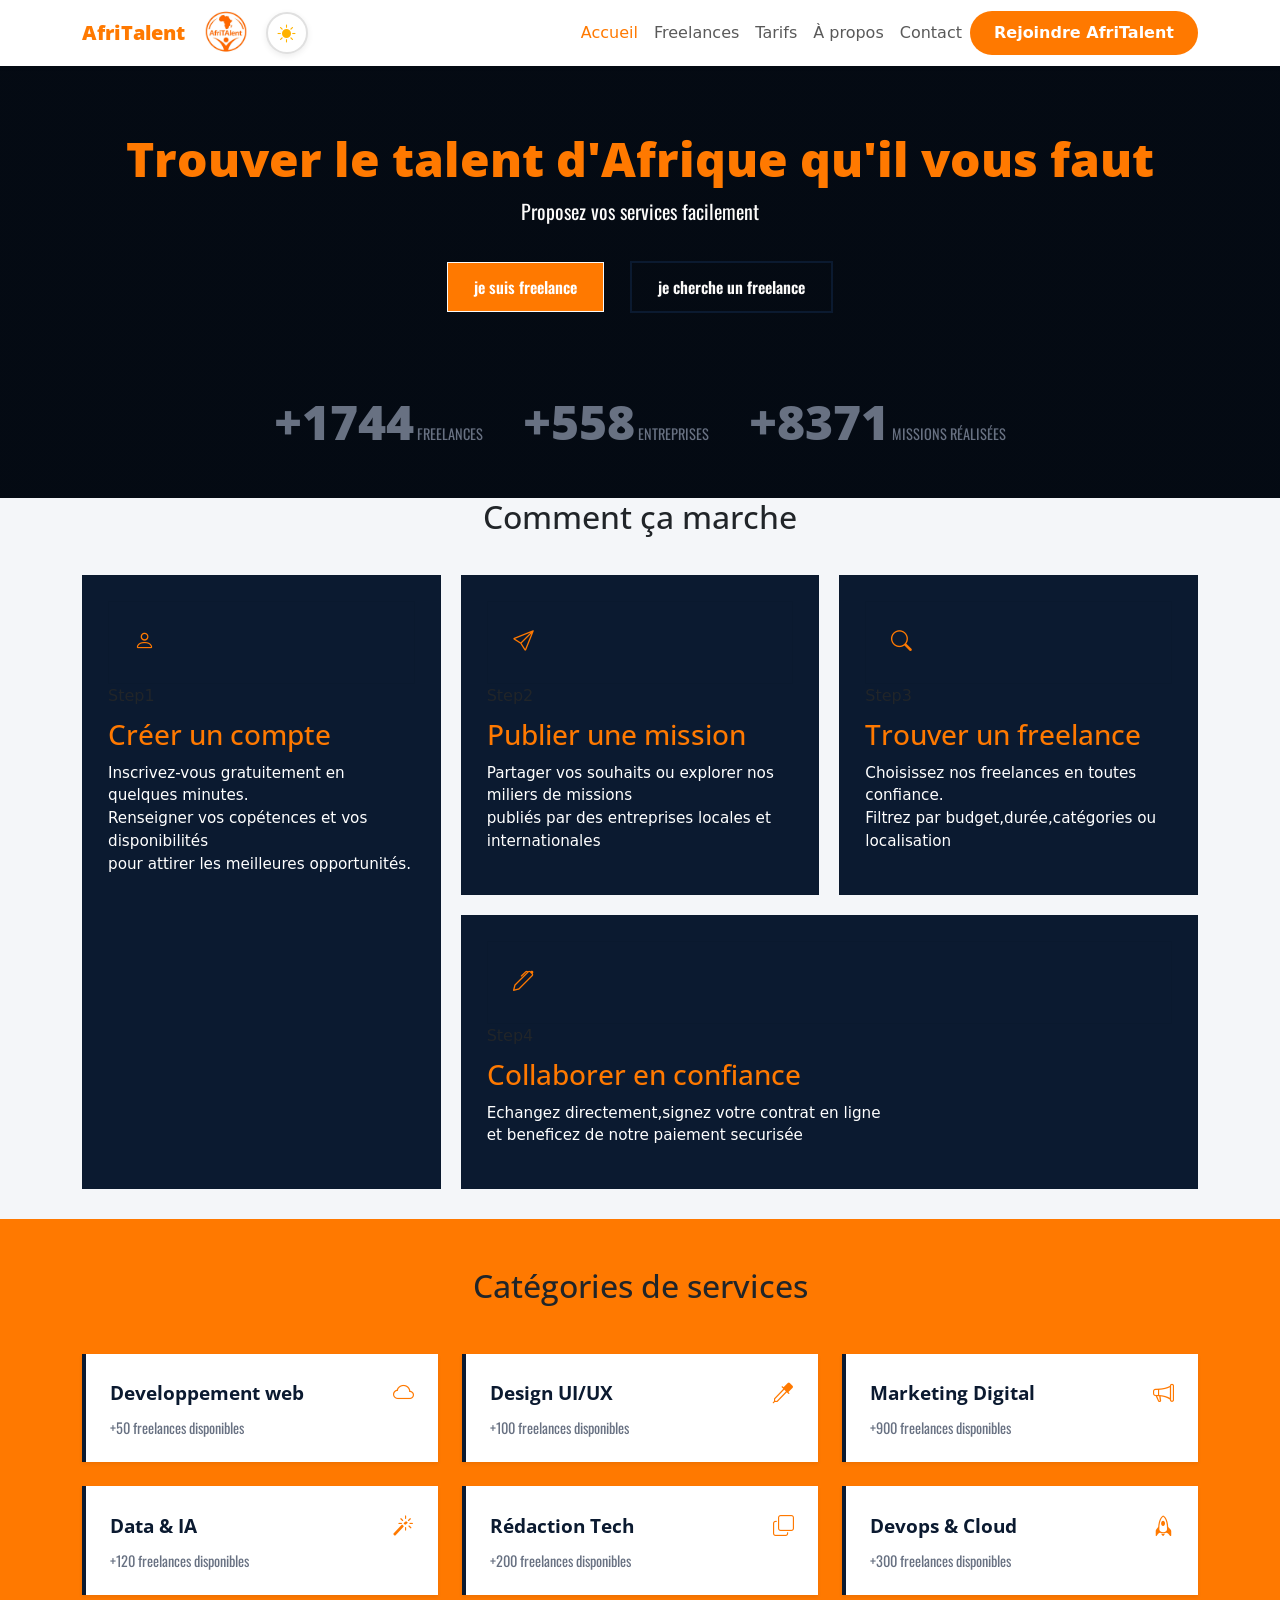
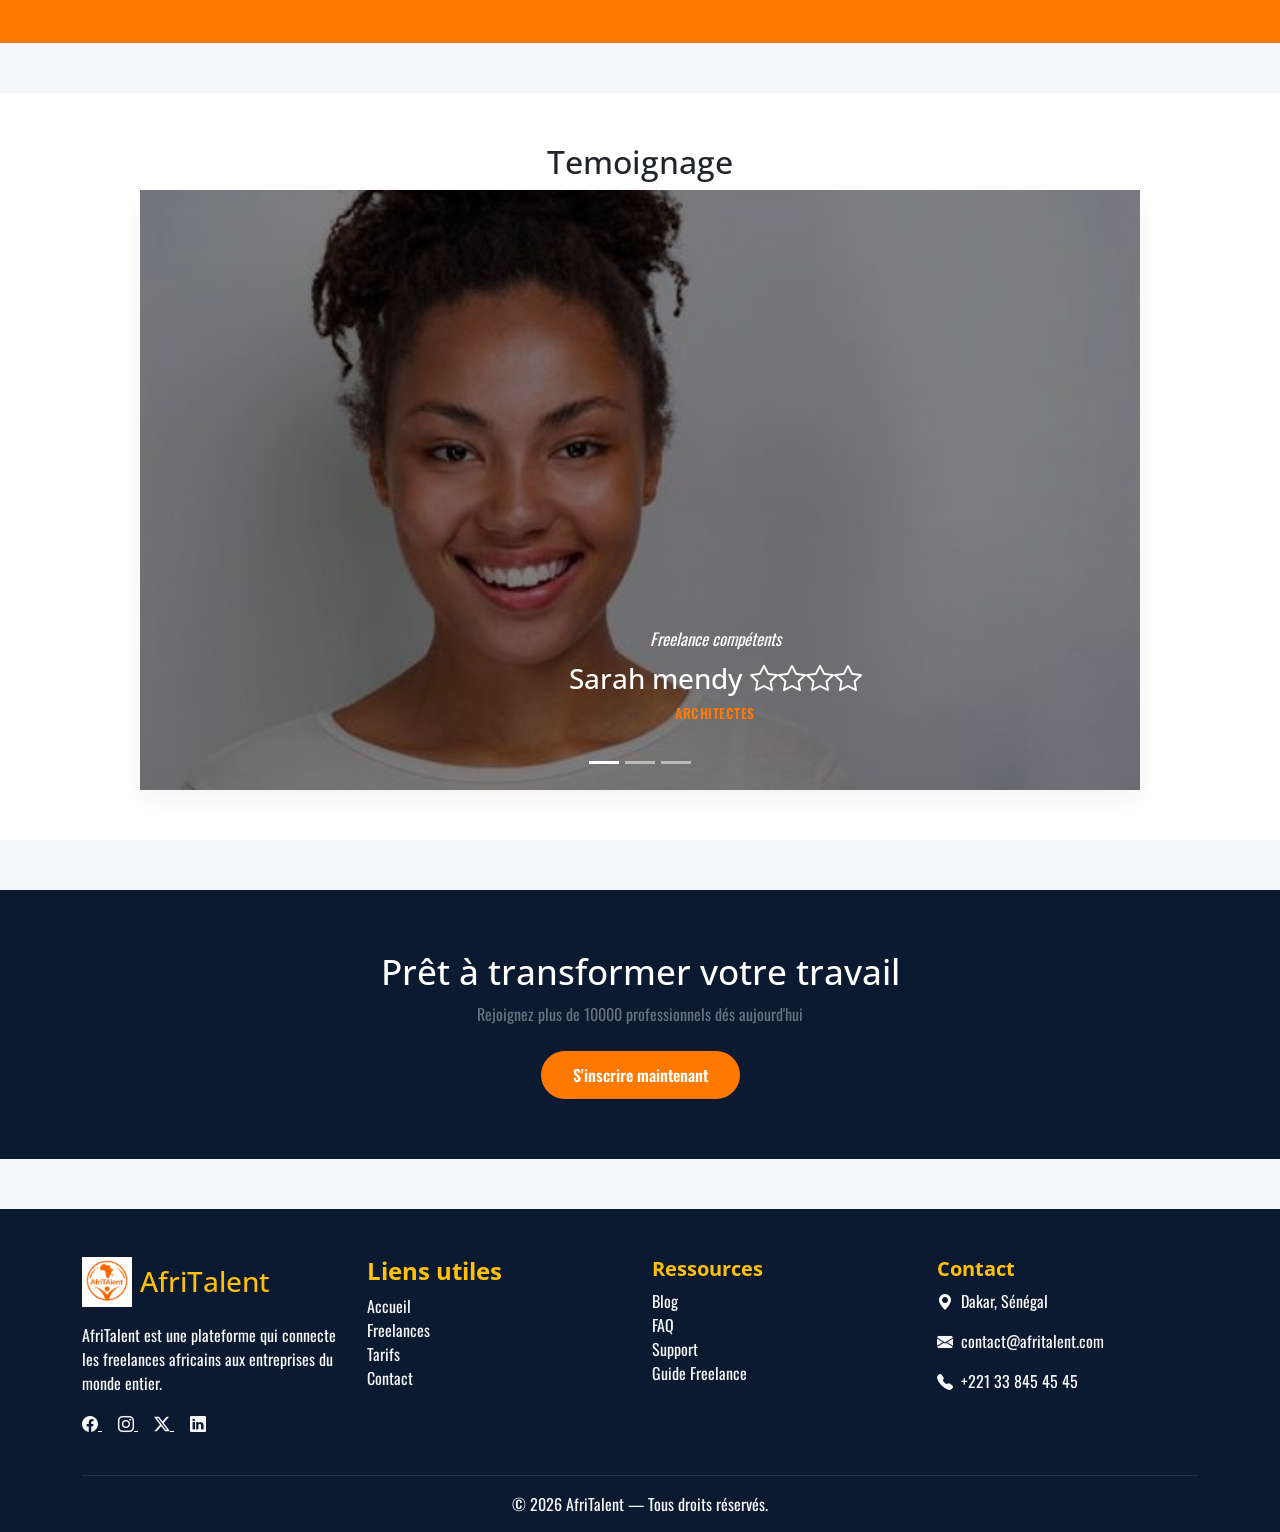
<file: index.html>
<!DOCTYPE html>
<html lang="fr">

<head>
  <meta charset="UTF-8">
  <meta name="viewport" content="width=device-width, initial-scale=1.0">
  <title>AfriTalent-Accueil</title>
  <link rel="stylesheet" href="css/style.css" type="text/css">
  <link rel="stylesheet" href="https://cdn.jsdelivr.net/npm/bootstrap@5.3.8/dist/css/bootstrap.min.css">
  <link rel="stylesheet" href="https://cdn.jsdelivr.net/npm/bootstrap-icons@1.11.3/font/bootstrap-icons.min.css">
</head>
<body>
  <!-- HEADER / NAVBAR -->
  <nav class="navbar navbar-expand-lg navbar-light fixed-top shadow-sm" id="mainNavbar">
    <div class="container">
      
     <!-- Logo -->
      <a class="navbar-brand" href="index.html">
        AfriTalent
      </a>
      <img src="images/logo.jpg" alt="" height="50" width="50">
      <button id="theme-toggle" class="btn-mode-visuel" aria-label="Changer de thème">
        <i class="bi bi-sun-fill icon-theme"></i>
      </button>



      <!-- Bouton menu mobile -->
      <button class="navbar-toggler" type="button" data-bs-toggle="collapse" data-bs-target="#menuNavbar">
        <span class="navbar-toggler-icon"></span>
      </button>

      <!-- Liens -->
      <div class="collapse navbar-collapse" id="menuNavbar">
        <ul class="navbar-nav ms-auto mb-2 mb-lg-0">

          <li class="nav-item">
            <a class="nav-link active" href="index.html">Accueil</a>
          </li>
          <li class="nav-item">
            <a class="nav-link" href="freelance.html">Freelances</a>
          </li>

          <li class="nav-item">
            <a class="nav-link" href="tarifs.html">Tarifs</a>
          </li>

          <li class="nav-item">
            <a class="nav-link" href="about.html">À propos</a>
          </li>

          <li class="nav-item">
            <a class="nav-link" href="contact.html">Contact</a>
          </li>

        </ul>

        <!-- Bouton CTA -->
        <a href="index.html" class="btn-afri">
          Rejoindre AfriTalent
        </a>
      </div>

    </div>
  </nav>
<main>



    <!-- section hero -->
<section id="hero">
  <div class="container">
    
        <h1>Trouver le talent d'Afrique qu'il vous faut</h1>
        <p>Proposez vos services facilement</p>

        <a href="freelance.html" class="btn btn-light">je suis freelance</a>
        <a href="freelance.html" class="btn btn-light">je cherche un freelance</a>
      
    <div class="stats mt-5">
      <div><span class="stat-counter" data-target="2500">+2500</span> freelances</div>
      <div><span class="stat-counter" data-target="800">+800</span> Entreprises</div>
      <div><span class="stat-counter" data-target="12000">+12000</span> missions réalisées</div>
    </div>
  </div>
</section> 


  
    <!-- Comment ça marche  -->
    <section>
      <div class="container">
        <h2 class="text">Comment ça marche</h2>
        <div class="grid bento">
          <div class="grid">
            <div>
              <div class="icon"><i class="bi bi-person"></i></div>
              <span class="step number">Step1</span>
              <h3>Créer un compte </h3>
              <p>Inscrivez-vous gratuitement en quelques minutes. <br>Renseigner vos copétences et vos disponibilités
                <br> pour attirer les meilleures opportunités.</p>
            </div>
            <div>
              <div class="icon"><i class="bi bi-send button"></i></div>
              <span class="step number">Step2</span>
              <h3>Publier une mission</h3>
              <p>Partager vos souhaits ou explorer nos miliers de missions <br> publiés par des entreprises locales et
                internationales</p>
            </div>
            <div>
              <div class="icon"><i class="bi bi-search icon"></i></div>
              <span class="step number">Step3</span>
              <h3>Trouver un freelance</h3>
              <p>Choisissez nos freelances en toutes confiance. <br> Filtrez par budget,durée,catégories ou localisation
              </p>
            </div>
            <div>
              <div class="icon"><i class="bi bi-pen"></i></div>
              <span class="step number">Step4</span>
              <h3>Collaborer en confiance</h3>
              <p> Echangez directement,signez votre contrat en ligne <br> et beneficez de notre paiement securisée</p>
            </div>
          </div>

        </div>
      </div>

    </section>
    
          
        <!-- CATEGORIES DE SERVICES -->
      <section class="services py-5">
      <div class="container">
        <h2 class="text-center mb-5">Catégories de services</h2>
        
        
        <div class="row g-4">
          
          <!-- Carte 1 (col-12 sur mobile, col-md-6 sur tablette, col-lg-4 sur desktop) -->
          <div class="col-12 col-md-6 col-lg-4">
            <div class="h-100 p-4 border-start border-4 border-dark bg-white shadow-sm">
              <div>Developpement web <i class="bi bi-cloud"></i></div>
              <p class="text-muted small mb-0">+50 freelances disponibles</p>
            </div>
          </div>
          <!-- Carte 2 -->
          <div class="col-12 col-md-6 col-lg-4">
            <div class="h-100 p-4 border-start border-4 border-dark bg-white shadow-sm">
              <div>Design UI/UX <i class="bi bi-eyedropper"></i></div>
              <p class="text-muted small mb-0">+100 freelances disponibles</p>
            </div>
          </div>

          <!-- Carte 3 -->
          <div class="col-12 col-md-6 col-lg-4">
            <div class="h-100 p-4 border-start border-4 border-dark bg-white shadow-sm">
              <div>Marketing Digital <i class="bi bi-megaphone"></i></div>
              <p class="text-muted small mb-0">+900 freelances disponibles</p>
            </div>
          </div>
          <!-- Carte 4 -->
          <div class="col-12 col-md-6 col-lg-4">
            <div class="h-100 p-4 border-start border-4 border-dark bg-white shadow-sm">
              <div>Data & IA <i class="bi bi-magic"></i></div>
              <p class="text-muted small mb-0">+120 freelances disponibles</p>
            </div>
          </div>

          <!-- Carte 5 -->
          <div class="col-12 col-md-6 col-lg-4">
            <div class="h-100 p-4 border-start border-4 border-dark bg-white shadow-sm">
              <div>Rédaction Tech <i class="bi bi-copy"></i></div>
              <p class="text-muted small mb-0">+200 freelances disponibles</p>
            </div>
          </div>
          <!-- Carte 6 -->
          <div class="col-12 col-md-6 col-lg-4">
            <div class="h-100 p-4 border-start border-4 border-dark bg-white shadow-sm">
              <div>Devops & Cloud <i class="bi bi-rocket"></i></div>
              <p class="text-muted small mb-0">+300 freelances disponibles</p>
            </div>
          </div>

        </div>
      </div>
    </section>

    
    <!-- Temoignage -->

    <section class="temoignage">
      <h2>Temoignage</h2>
      <div class="container">

        <div id="carouselExampleCaptions" class="carousel slide" data-bs-ride="carousel">
          <div class="carousel-indicators">
            <button type="button" data-bs-target="#carouselExampleCaptions" data-bs-slide-to="0" class="active"
              aria-current="true" aria-label="Slide 1"></button>
            <button type="button" data-bs-target="#carouselExampleCaptions" data-bs-slide-to="1"
              aria-label="Slide 2"></button>
            <button type="button" data-bs-target="#carouselExampleCaptions" data-bs-slide-to="2"
              aria-label="Slide 3"></button>
          </div>
          <div class="carousel-inner">
            <div class="carousel-item active">
              <img src="images/sarah.jpg" class="d-block w-100" alt="Photo de Sarah">
              <div class="carousel-caption d-none d-md-block">
                <p>Freelance compétents</p>
                <h3>Sarah mendy <i class="bi bi-star"></i><i class="bi bi-star"></i><i class="bi bi-star"></i><i
                    class="bi bi-star"></i></h3>
                <p>Architectes</p>
              </div>
            </div>
            <div class="carousel-item">
              <img src="images/moussa.jpg" class="d-block w-100" alt="Photo de Moussa">
              <div class="carousel-caption d-none d-md-block">
                <p>Trés bon services</p>
                <h4>MOUSSA Diop <i class="bi bi-star"></i><i class="bi bi-star"></i><i class="bi bi-star"></i><i
                    class="bi bi-star"></i><i class="bi bi-star"></i></h4>
                <p>Devellopeur Web.</p>
              </div>
            </div>
            <div class="carousel-item">
              <img src="images/l'inconnu.jpg" class="d-block w-100" alt="Photo de Robert">
              <div class="carousel-caption d-none d-md-block">
                <p>Je recommande</p>
                <h5>Roberto diouf<i class="bi bi-star"></i><i class="bi bi-star"></i><i class="bi bi-star"></i><i
                    class="bi bi-star"></i><i class="bi bi-star"></i></h5>
                <p>Ingenieur en base de données</p>
              </div>
            </div>
          </div>
        </div>
        <button class="carousel-control-prev" type="button" data-bs-target="#carouselExampleCaptions"
          data-bs-slide="prev">
          <span class="carousel-control-prev-icon" aria-hidden="true"></span>
          <span class="visually-hidden">Previous</span>
        </button>
        <button class="carousel-control-next" type="button" data-bs-target="#carouselExampleCaptions"
          data-bs-slide="next">
          <span class="carousel-control-next-icon" aria-hidden="true"></span>
          <span class="visually-hidden">Next</span>
        </button>
      </div>
    </section>
    <!-- CTA      -->
    <section class="CTA text">
      <div>
        <h2>Prêt à transformer votre travail</h2>
        <p>Rejoignez plus de 10000 professionnels dés aujourd'hui</p>
        <a href="contact.html">S'inscrire maintenant</a>
      </div>
    </section>
  </main>

      <!-- FOOTER -->
<footer class="text-light pt-5 pb-3">
  <div class="container">
    <div class="row">

      <!-- Colonne 1 -->
      <div class="col-md-3 mb-4">
        <div class="d-flex align-items-center mb-3">
          <img src="images/logo.jpg" alt="Logo AfriTalent" width="50" class="me-2">
          <h3 class="mb-0 text-warning">AfriTalent</h3>
        </div>

        <p>
          AfriTalent est une plateforme qui connecte les freelances africains
          aux entreprises du monde entier.
        </p>

        <!-- Réseaux sociaux -->
        <div class="social-icons">
          <a href="https://facebook.com" class="text-light me-3">
            <i class="bi bi-facebook"></i>
          </a>

          <a href="https://instagram.com" class="text-light me-3">
            <i class="bi bi-instagram"></i>
          </a>

          <a href="https://twitter.com" class="text-light me-3">
            <i class="bi bi-twitter-x"></i>
          </a>

          <a href="https://linkedin.com" class="text-light">
            <i class="bi bi-linkedin"></i>
          </a>
        </div>
      </div>

      <!-- Colonne 2 -->
      <div class="col-md-3 mb-4">
        <h4 class="text-warning">Liens utiles</h4>

        <ul class="list-unstyled">
          <li><a href="index.html" class="text-light text-decoration-none">Accueil</a></li>
          <li><a href="freelance.html" class="text-light text-decoration-none">Freelances</a></li>
          <li><a href="tarifs.html" class="text-light text-decoration-none">Tarifs</a></li>
          <li><a href="contact.html" class="text-light text-decoration-none">Contact</a></li>
        </ul>
      </div>

      <!-- Colonne 3 -->
      <div class="col-md-3 mb-4">
        <h5 class="text-warning">Ressources</h5>

        <ul class="list-unstyled">
          <li><a href="tarifs.html" class="text-light text-decoration-none">Blog</a></li>
          <li><a href="tarifs.html" class="text-light text-decoration-none">FAQ</a></li>
          <li><a href="contact.html" class="text-light text-decoration-none">Support</a></li>
          <li><a href="freelance.html" class="text-light text-decoration-none">Guide Freelance</a></li>
        </ul>
      </div>

      <!-- Colonne 4 -->
      <div class="col-md-3 mb-4">
        <h5 class="text-warning">Contact</h5>

        <p><i class="bi bi-geo-alt-fill me-2"></i>Dakar, Sénégal</p>

        <p><i class="bi bi-envelope-fill me-2"></i>contact@afritalent.com</p>

        <p><i class="bi bi-telephone-fill me-2"></i>+221 33 845 45 45 </p>
      </div>

    </div>

    <!-- Ligne séparation -->
    <hr class="border-secondary">

    <!-- Copyright -->
    <div class="text-center">
      <p class="mb-0">
        © <span id="year"></span> AfriTalent — Tous droits réservés.
      </p>
    </div>
  </div>
</footer>


<!-- Script année dynamique -->
<script>
  document.getElementById("year").textContent =
  new Date().getFullYear();
</script>

<button id="back-to-top" aria-label="Retour en haut">🔝</button>
    

  <script src="https://cdn.jsdelivr.net/npm/bootstrap@5.3.8/dist/js/bootstrap.bundle.min.js"></script>
  <script src="js/main.js"></script>
</body>

</html>
</file>
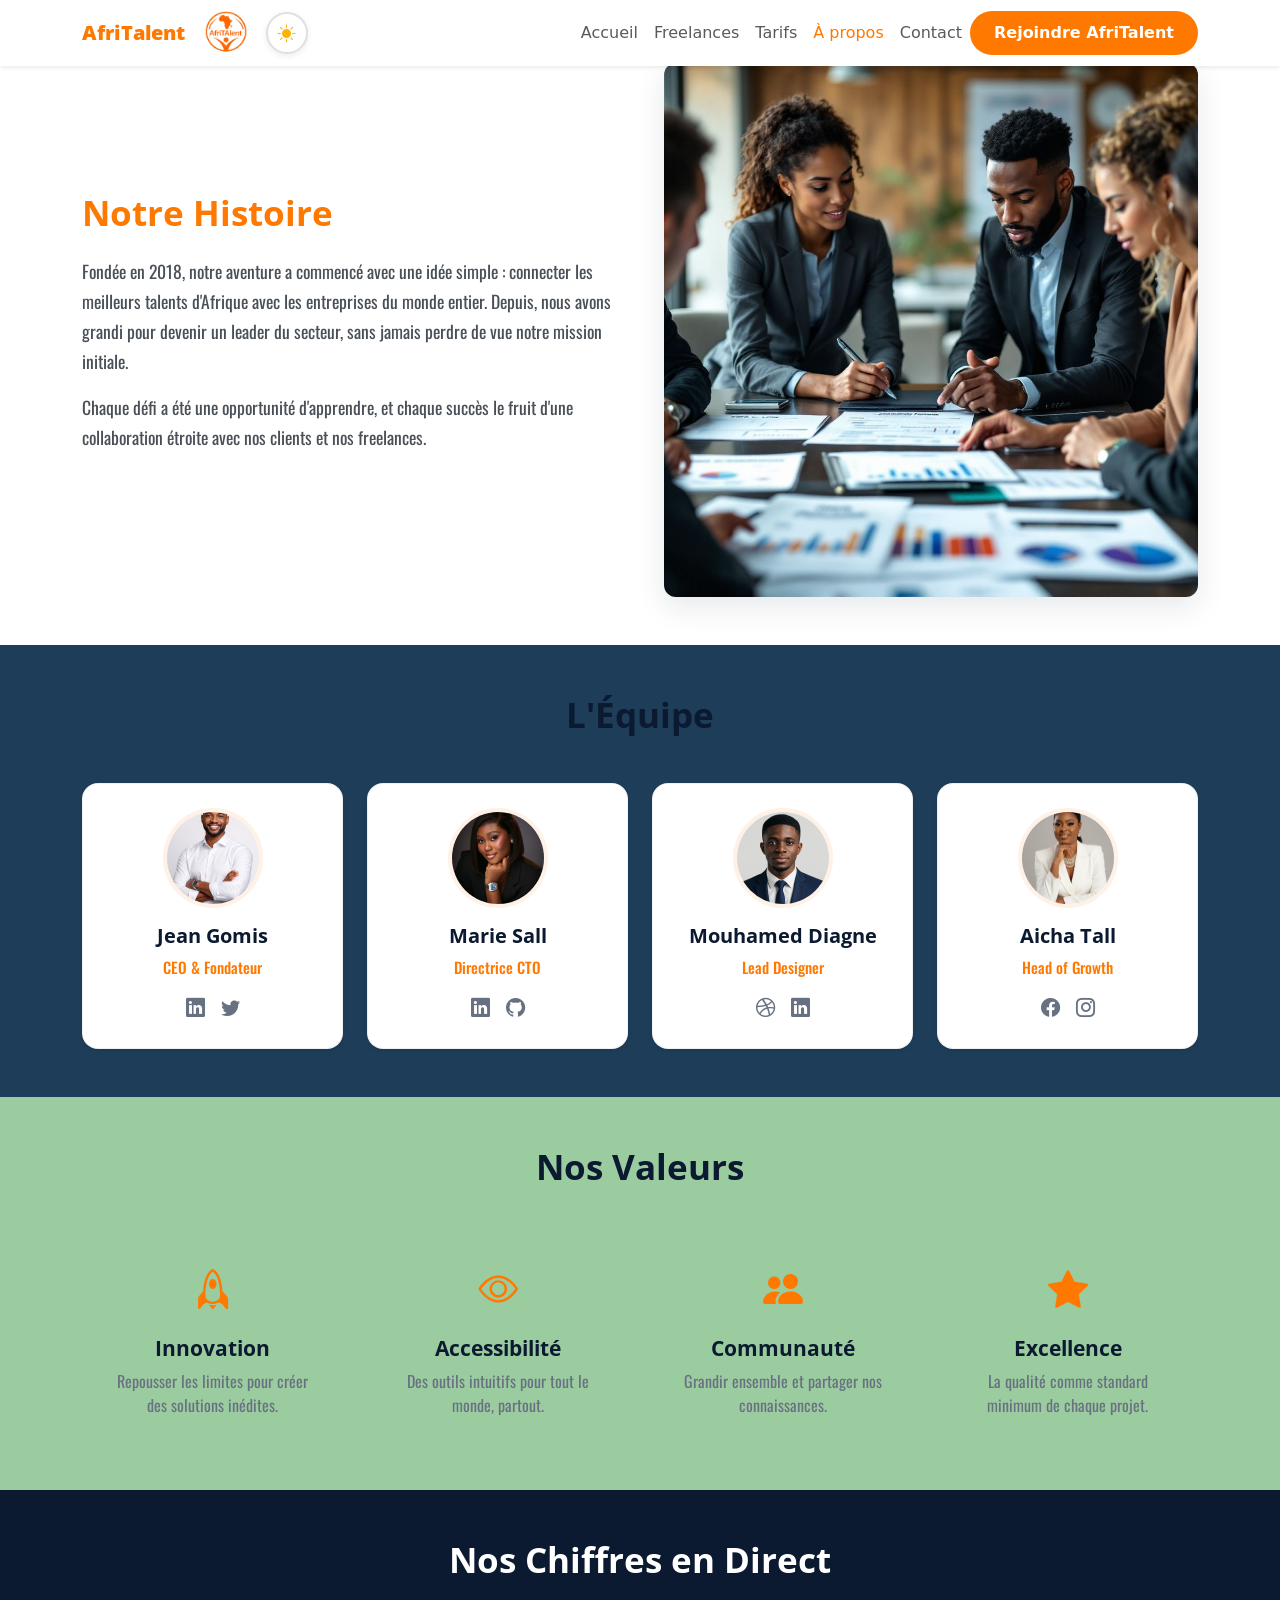
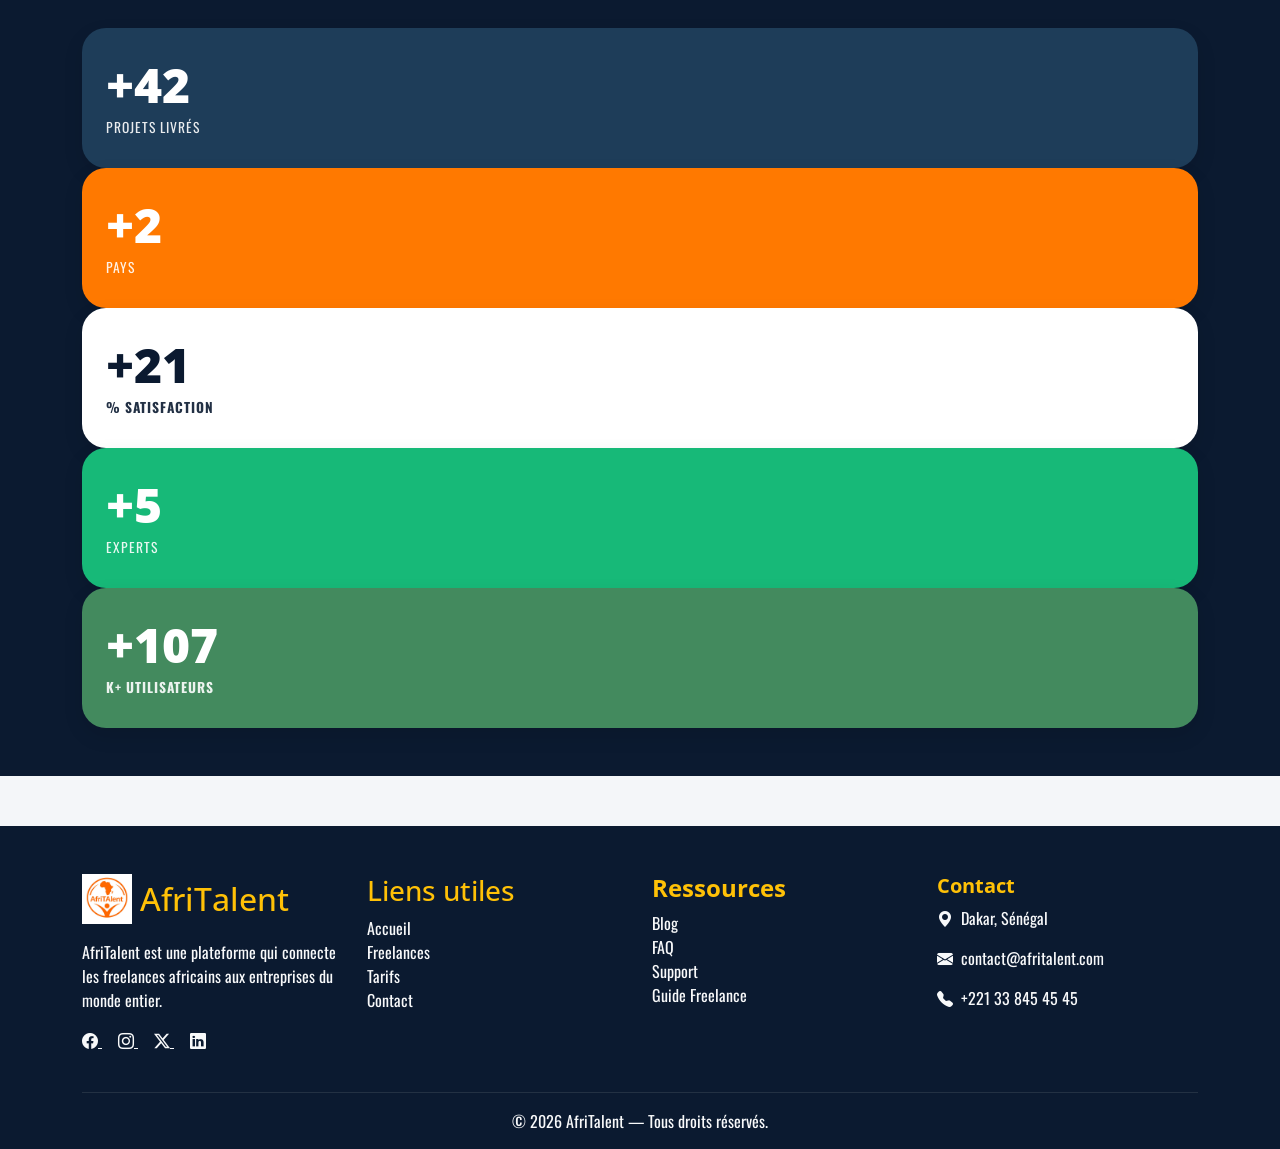
<file: about.html>
<!DOCTYPE html>
<html lang="fr">
<head>
    <meta charset="UTF-8">
    <meta name="viewport" content="width=device-width, initial-scale=1.0">
    <title>AfriTalent-about</title>
    <link rel="stylesheet" href="css/style.css" type="text/css">
    <link rel="stylesheet" href="https://cdn.jsdelivr.net/npm/bootstrap@5.3.8/dist/css/bootstrap.min.css">
    <link rel="stylesheet" href="https://cdn.jsdelivr.net/npm/bootstrap-icons@1.11.3/font/bootstrap-icons.min.css">
</head>
<body>
            <!-- HEADER / NAVBAR -->
  <nav class="navbar navbar-expand-lg navbar-light fixed-top shadow-sm" id="mainNavbar">
  <div class="container">

    <!-- Logo -->
    <a class="navbar-brand" href="index.html">
      AfriTalent
    </a>
    <img src="images/logo.jpg" alt="logo"  height="50" width="50">
    <button id="theme-toggle" class="btn-mode-visuel" aria-label="Changer de thème">
      <i class="bi bi-sun-fill icon-theme"></i>
    </button>
    <!-- Bouton menu mobile -->
    <button class="navbar-toggler" type="button" data-bs-toggle="collapse" data-bs-target="#menuNavbar">
      <span class="navbar-toggler-icon"></span>
    </button>

    <!-- Liens -->
    <div class="collapse navbar-collapse" id="menuNavbar">
      <ul class="navbar-nav ms-auto mb-2 mb-lg-0">

        <li class="nav-item">
          <a class="nav-link" href="index.html">Accueil</a>
        </li>
        <li class="nav-item">
          <a class="nav-link" href="freelance.html">Freelances</a>
        </li>

        <li class="nav-item">
          <a class="nav-link" href="tarifs.html">Tarifs</a>
        </li>

        <li class="nav-item">
          <a class="nav-link active" href="about.html">À propos</a>
        </li>

        <li class="nav-item">
          <a class="nav-link" href="contact.html">Contact</a>
        </li>

      </ul>

      <!-- Bouton CTA -->
      <a href="index.html" class="btn-afri">
        Rejoindre AfriTalent
      </a>
    </div>

  </div>
</nav>

            <!-- Section Notre Histoire -->
    
<section class="histoire-section py-5 fade-in-section" >
  <div class="container">
    <div class="row align-items-center g-5">
        <div class="col-12 col-md-6">
            <h1 class="histoire-title mb-4">Notre Histoire</h1>
            <p class="histoire-text mb-3">
                Fondée en 2018, notre aventure a commencé avec une idée simple : connecter les meilleurs talents d'Afrique avec les entreprises du monde entier. Depuis, nous avons grandi pour devenir un leader du secteur, sans jamais perdre de vue notre mission initiale.
            </p>
            <p class="histoire-text">
                Chaque défi a été une opportunité d'apprendre, et chaque succès le fruit d'une collaboration étroite avec nos clients et nos freelances.
            </p>
        </div>
        <div class="col-12 col-md-6">
            <div class="histoire-img-container">
                <img src="images/image-histoire.jpg" alt="Image d'Equipe AfriTalent" class="img-fluid rounded-3 shadow">
            </div>
        </div>

    </div>
  </div>
</section>


  <!-- Section L'équipe -->
<section class="team-section py-5">
    <div class="container">
        <h2 class="text-center team-main-title mb-5">L'Équipe</h2>
        
        <!-- row + g-4 configure l'espacement automatique entre vos cartes de membres -->
        <div class="row g-4 justify-content-center">
            
            <!-- Membre 1 (1 col sur mobile, 2 cols sur tablette, 4 cols sur PC) -->
            <div class="col-12 col-md-6 col-lg-3">
                <div class="card h-100 team-card text-center p-4 shadow-sm">
                    <img src="images/Jean.jpg" class="team-avatar mx-auto mb-3" alt="Jean Gomis">
                    <h3 class="team-name">Jean Gomis</h3>
                    <p class="team-role mb-3">CEO & Fondateur</p>
                    <div class="team-socials d-flex justify-content-center gap-3">
                        <a href="https://linkedin.com" target="_blank"><i class="bi bi-linkedin"></i></a>
                        <a href="https://twitter.com" target="_blank"><i class="bi bi-twitter"></i></a>
                    </div>
                </div>
            </div>

            <!-- Membre 2 -->
            <div class="col-12 col-md-6 col-lg-3">
                <div class="card h-100 team-card text-center p-4 shadow-sm">
                    <img src="images/Marie.jpg" class="team-avatar mx-auto mb-3" alt="Marie Sall">
                    <h3 class="team-name">Marie Sall</h3>
                    <p class="team-role mb-3">Directrice CTO</p>
                    <div class="team-socials d-flex justify-content-center gap-3">
                        <a href="https://linkedin.com" target="_blank"><i class="bi bi-linkedin"></i></a>
                        <a href="https://github.com" target="_blank"><i class="bi bi-github"></i></a>
                    </div>
                </div>
            </div>

            <!-- Membre 3 -->
            <div class="col-12 col-md-6 col-lg-3">
                <div class="card h-100 team-card text-center p-4 shadow-sm">
                    <img src="images/Mouhamed.jpg" class="team-avatar mx-auto mb-3" alt="Mouhamed Diagne">
                    <h3 class="team-name">Mouhamed Diagne</h3>
                    <p class="team-role mb-3">Lead Designer</p>
                    <div class="team-socials d-flex justify-content-center gap-3">
                        <a href="https://dribbble.com" target="_blank"><i class="bi bi-dribbble"></i></a>
                        <a href="https://linkedin.com" target="_blank"><i class="bi bi-linkedin"></i></a>
                    </div>
                </div>
            </div>

            <!-- Membre 4 -->
            <div class="col-12 col-md-6 col-lg-3">
                <div class="card h-100 team-card text-center p-4 shadow-sm">
                    <img src="images/Aicha.jpg" class="team-avatar mx-auto mb-3" alt="Aicha Tall">
                    <h3 class="team-name">Aicha Tall</h3>
                    <p class="team-role mb-3">Head of Growth</p>
                    <div class="team-socials d-flex justify-content-center gap-3">
                        <a href="https://facebook.com" target="_blank"><i class="bi bi-facebook"></i></a>
                        <a href="https://instagram.com" target="_blank"><i class="bi bi-instagram"></i></a>
                    </div>
                </div>
            </div>

        </div>
    </div>
</section>


    <!-- Section Nos Valeurs -->
<section class="valeurs-section py-5">
  <div class="container">
    <h2 class="text-center valeurs-main-title mb-5">Nos Valeurs</h2>
    <div class="row g-4 justify-content-center">
        
        <!-- Valeur 1 (1 col mobile, 2 cols tablette, 4 cols PC) -->
        <div class="col-12 col-md-6 col-xl-3">
            <div class="valeur-card text-center p-4">
                <div class="valeur-icon mb-3"><i class="bi bi-rocket"></i></div>
                <h3 class="valeur-title mb-2">Innovation</h3>
                <p class="valeur-text mb-0">Repousser les limites pour créer des solutions inédites.</p>
            </div>
        </div>

        <!-- Valeur 2 -->
        <div class="col-12 col-md-6 col-xl-3">
            <div class="valeur-card text-center p-4">
                <div class="valeur-icon mb-3"><i class="bi bi-eye"></i></div>
                <h3 class="valeur-title mb-2">Accessibilité</h3>
                <p class="valeur-text mb-0">Des outils intuitifs pour tout le monde, partout.</p>
            </div>
        </div>

        <!-- Valeur 3 -->
        <div class="col-12 col-md-6 col-xl-3">
            <div class="valeur-card text-center p-4">
                <div class="valeur-icon mb-3"><i class="bi bi-people-fill"></i></div>
                <h3 class="valeur-title mb-2">Communauté</h3>
                <p class="valeur-text mb-0">Grandir ensemble et partager nos connaissances.</p>
            </div>
        </div>

        <!-- Valeur 4 -->
        <div class="col-12 col-md-6 col-xl-3">
            <div class="valeur-card text-center p-4">
                <div class="valeur-icon mb-3"><i class="bi bi-star-fill"></i></div>
                <h3 class="valeur-title mb-2">Excellence</h3>
                <p class="valeur-text mb-0">La qualité comme standard minimum de chaque projet.</p>
            </div>
        </div>

    </div>
  </div>
</section>

             <!-- Section Chiffres Clés -->
<section class="stats-bento-section py-5">
  <div class="container">
    <h2 class="text-center bento-main-title mb-5">Nos Chiffres en Direct</h2>
    
    <!-- Conteneur Bento -->
    <div class="bento-container-grid">
        
        <!-- Bloc 1 (Projets) -->
        <div class="bento-item item-projets text-white p-4 d-flex flex-column justify-content-center">
            <span class="stat-counter" data-target="150">0</span>
            <span class="bento-label">Projets Livrés</span>
        </div>
        
        <!-- Bloc 2 (Pays) -->
        <div class="bento-item item-pays text-white p-4 d-flex flex-column justify-content-center">
            <span class="stat-counter" data-target="12">0</span>
            <span class="bento-label">Pays</span>
        </div>
        
        <!-- Bloc 3 (Satisfaction - Blanc) -->
        <div class="bento-item item-satisfaction bg-white p-4 d-flex flex-column justify-content-center">
            <span class="stat-counter text-dark-bento" data-target="98">0</span>
            <span class="bento-label text-dark-bento fw-bold">% Satisfaction</span>
        </div>
        
        <!-- Bloc 4 (Experts) -->
        <div class="bento-item item-experts text-white p-4 d-flex flex-column justify-content-center">
            <span class="stat-counter" data-target="24">0</span>
            <span class="bento-label">Experts</span>
        </div>
        
        <!-- Bloc 5 (Utilisateurs) -->
        <div class="bento-item item-users text-white p-4 d-flex flex-column justify-content-center">
            <span class="stat-counter" data-target="500">0</span>
            <span class="bento-label fw-bold">K+ Utilisateurs</span>
        </div>

    </div>
  </div>
</section>

            
         <!-- FOOTER -->
<footer class="text-light pt-5 pb-3">
  <div class="container">
    <div class="row">

      <!-- Colonne 1 -->
      <div class="col-md-3 mb-4">
        <div class="d-flex align-items-center mb-3">
          <img src="images/logo.jpg" alt="Logo AfriTalent" width="50" class="me-2">
          <h2 class="mb-0 text-warning">AfriTalent</h2>
        </div>

        <p>
          AfriTalent est une plateforme qui connecte les freelances africains
          aux entreprises du monde entier.
        </p>

        <!-- Réseaux sociaux -->
        <div class="social-icons">
          <a href="https://facebook.com" class="text-light me-3">
            <i class="bi bi-facebook"></i>
          </a>

          <a href="https://instagram.com" class="text-light me-3">
            <i class="bi bi-instagram"></i>
          </a>

          <a href="https://twitter.com" class="text-light me-3">
            <i class="bi bi-twitter-x"></i>
          </a>

          <a href="https://linkedin.com" class="text-light">
            <i class="bi bi-linkedin"></i>
          </a>
        </div>
      </div>

      <!-- Colonne 2 -->
      <div class="col-md-3 mb-4">
        <h3 class="text-warning">Liens utiles</h3>

        <ul class="list-unstyled">
          <li><a href="index.html" class="text-light text-decoration-none">Accueil</a></li>
          <li><a href="freelance.html" class="text-light text-decoration-none">Freelances</a></li>
          <li><a href="tarifs.html" class="text-light text-decoration-none">Tarifs</a></li>
          <li><a href="contact.html" class="text-light text-decoration-none">Contact</a></li>
        </ul>
      </div>

      <!-- Colonne 3 -->
      <div class="col-md-3 mb-4">
        <h4 class="text-warning">Ressources</h4>

        <ul class="list-unstyled">
          <li><a href="tarifs.html" class="text-light text-decoration-none">Blog</a></li>
          <li><a href="tarifs.html" class="text-light text-decoration-none">FAQ</a></li>
          <li><a href="contact.html" class="text-light text-decoration-none">Support</a></li>
          <li><a href="freelance.html" class="text-light text-decoration-none">Guide Freelance</a></li>
        </ul>
      </div>

      <!-- Colonne 4 -->
      <div class="col-md-3 mb-4">
        <h5 class="text-warning">Contact</h5>

        <p><i class="bi bi-geo-alt-fill me-2"></i>Dakar, Sénégal</p>

        <p><i class="bi bi-envelope-fill me-2"></i>contact@afritalent.com</p>

        <p><i class="bi bi-telephone-fill me-2"></i>+221 33 845 45 45 </p>
      </div>

    </div>

    <!-- Ligne séparation -->
    <hr class="border-secondary">

    <!-- Copyright -->
    <div class="text-center">
      <p class="mb-0">
        © <span id="year"></span> AfriTalent — Tous droits réservés.
      </p>
    </div>
  </div>
</footer>


<!-- Script année dynamique -->
<script>
  document.getElementById("year").textContent =
  new Date().getFullYear();
</script>
    <button id="back-to-top" aria-label="Retour en haut">🔝</button>

 <script src="https://cdn.jsdelivr.net/npm/bootstrap@5.3.8/dist/js/bootstrap.bundle.min.js"></script> 
    <script src="js/main.js"></script>
</body>
</html>
</file>
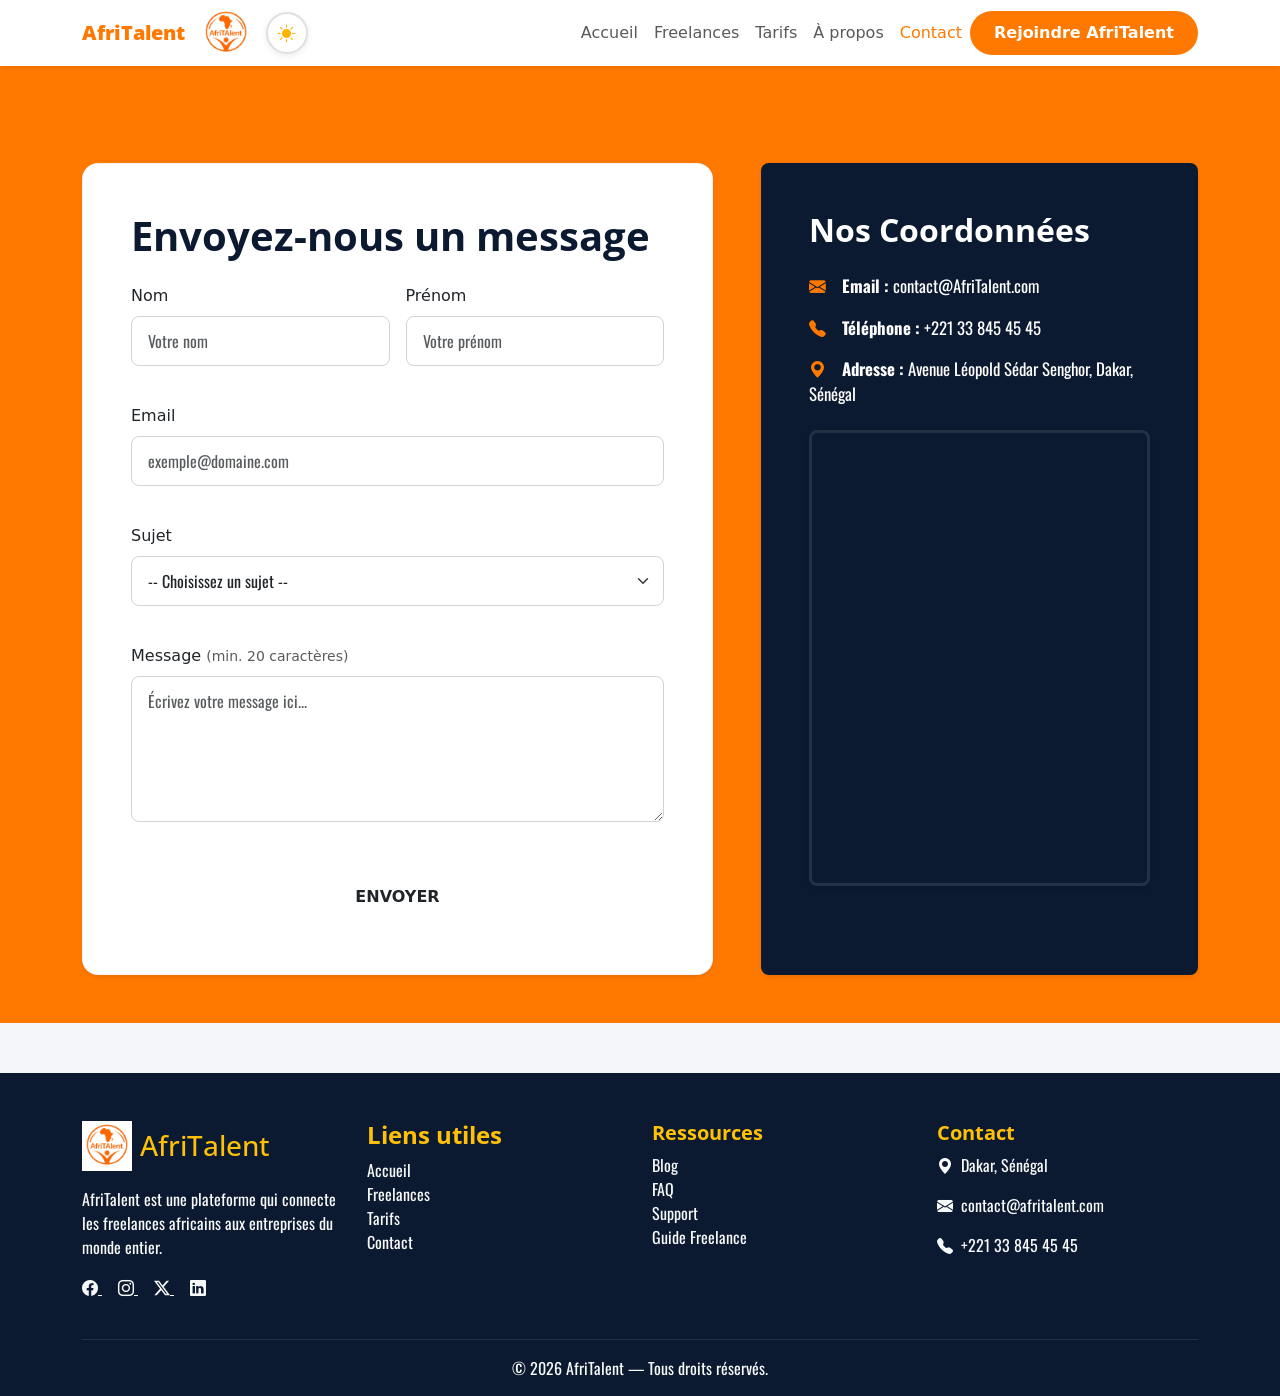
<file: contact.html>
<!DOCTYPE html>
<html lang="fr">
<head>
    <meta charset="UTF-8">
    <meta name="viewport" content="width=device-width, initial-scale=1.0">
    <title>AfriTalent-contact</title>
    <link rel="stylesheet" href="css/style.css" type="text/css">
    <link rel="stylesheet" href="https://cdn.jsdelivr.net/npm/bootstrap@5.3.8/dist/css/bootstrap.min.css">
    <link rel="stylesheet" href="https://cdn.jsdelivr.net/npm/bootstrap-icons@1.11.3/font/bootstrap-icons.min.css">
</head>
<body>
            <!-- HEADER / NAVBAR -->
<nav class="navbar navbar-expand-lg navbar-light  fixed-top shadow-sm" id="mainNavbar">
  <div class="container">

    <!-- Logo -->
    <a class="navbar-brand" href="index.html">
      AfriTalent
    </a>
    <img src="images/logo.jpg" alt="logo"  height="50" width="50">
    <button id="theme-toggle" class="btn-mode-visuel" aria-label="Changer de thème">
      <i class="bi bi-sun-fill icon-theme"></i>
    </button>
    <!-- Bouton menu mobile -->
    <button class="navbar-toggler" type="button" data-bs-toggle="collapse" data-bs-target="#menuNavbar">
      <span class="navbar-toggler-icon"></span>
    </button>

    <!-- Liens -->
    <div class="collapse navbar-collapse" id="menuNavbar">
      <ul class="navbar-nav ms-auto mb-2 mb-lg-0">

        <li class="nav-item">
          <a class="nav-link" href="index.html">Accueil</a>
        </li>
        <li class="nav-item">
          <a class="nav-link" href="freelance.html">Freelances</a>
        </li>

        <li class="nav-item">
          <a class="nav-link" href="tarifs.html">Tarifs</a>
        </li>

        <li class="nav-item">
          <a class="nav-link" href="about.html">À propos</a>
        </li>

        <li class="nav-item">
          <a class="nav-link active" href="contact.html">Contact</a>
        </li>

      </ul>

      <!-- Bouton CTA -->
      <a href="index.html" class="btn-afri">
        Rejoindre AfriTalent
      </a>
    </div>

  </div>
</nav>
        <!-- SECTION CONTACT -->
  <section class="contact-section py-5">
  <div class="container">
    <div class="row g-5">
        
        <!-- COLONNE GAUCHE : LE FORMULAIRE (col-lg-7) -->
        <div class="col-12 col-lg-7">
            <div class="contact-form-wrapper p-4 p-md-5 shadow-sm bg-white">
                <h1 class="mb-4 text-accent fw-bold">Envoyez-nous un message</h1>
                
                <!-- Message de succès masqué au démarrage -->
                <div id="success-message" class="alert alert-success p-3 mb-4 custom-success-box" style="display:none;" role="alert">
                    <i class="bi bi-check-circle-fill me-2"></i> Merci ! Votre message a été envoyé avec succès.
                </div>

                <form id="contactForm" novalidate>
                    <div class="row g-3">
                        <!-- Champ Nom -->
                        <div class="col-12 col-md-6">
                            <label for="nom" class="form-label">Nom</label>
                            <input type="text" id="nom" class="form-control" placeholder="Votre nom">
                            <span class="error-msg d-block text-danger mt-1 small" id="err-nom"></span>
                        </div>

                        <!-- Champ Prénom -->
                        <div class="col-12 col-md-6">
                            <label for="prenom" class="form-label">Prénom</label>
                            <input type="text" id="prenom" class="form-control" placeholder="Votre prénom">
                            <span class="error-msg d-block text-danger mt-1 small" id="err-prenom"></span>
                        </div>

                        <!-- Champ Email -->
                        <div class="col-12">
                            <label for="email" class="form-label">Email</label>
                            <input type="email" id="email" class="form-control" placeholder="exemple@domaine.com">
                            <span class="error-msg d-block text-danger mt-1 small" id="err-email"></span>
                        </div>

                        <!-- Champ Sujet -->
                        <div class="col-12">
                            <label for="sujet" class="form-label">Sujet</label>
                            <select id="sujet" class="form-select">
                                <option value="">-- Choisissez un sujet --</option>
                                <option value="support">Support Technique</option>
                                <option value="commercial">Service Commercial</option>
                                <option value="autre">Autre</option>
                            </select>
                            <span class="error-msg d-block text-danger mt-1 small" id="err-sujet"></span>
                        </div>

                        <!-- Champ Message -->
                        <div class="col-12">
                            <label for="message" class="form-label">Message <span class="text-muted small">(min. 20 caractères)</span></label>
                            <textarea id="message" class="form-control" rows="5" placeholder="Écrivez votre message ici..."></textarea>
                            <span class="error-msg d-block text-danger mt-1 small" id="err-message"></span>
                        </div>

                        <!-- Bouton de validation -->
                        <div class="col-12 mt-4">
                            <button type="submit" class="btn btn-afri-submit py-3 w-100 fw-bold text-uppercase">Envoyer</button>
                        </div>
                    </div>
                </form>
            </div>
        </div>

        <!-- COLONNE DROITE : LES COORDONNÉES & LA CARTE (col-lg-5) -->
        <div class="col-12 col-lg-5">
            <div class="contact-info-wrapper h-100 p-4 p-md-5 text-white shadow-sm rounded-3">
                <h2 class="mb-4 fw-bold text-white">Nos Coordonnées</h2>
                
                <div class="mb-4 contact-details-list">
                    <p class="mb-3"><i class="bi bi-envelope-fill text-orange me-3"></i><strong>Email :</strong> contact@AfriTalent.com</p>
                    <p class="mb-3"><i class="bi bi-telephone-fill text-orange me-3"></i><strong>Téléphone :</strong> +221 33 845 45 45</p>
                    <p class="mb-4"><i class="bi bi-geo-alt-fill text-orange me-3"></i><strong>Adresse :</strong> Avenue Léopold Sédar Senghor, Dakar, Sénégal</p>
                </div>
         
                <!-- Conteneur Responsive de la Carte Google Maps -->
                <div class="map-responsive-container shadow-sm">
                    <iframe src="https://www.google.com/maps/embed?pb=!1m18!1m12!1m3!1d3859.8526325166886!2d-17.43536512591839!3d14.66430327551589!2m3!1f0!2f0!3f0!3m2!1i1024!2i768!4f13.1!3m3!1m2!1s0xec1724ac8000c5d%3A0x9b4678e626f8da4c!2sPalais%20de%20la%20R%C3%A9publique!5e0!3m2!1sfr!2ssn!4v1777882593360!5m2!1sfr!2ssn" style="border:0; width:100%; height:450px;" allowfullscreen="" loading="lazy" referrerpolicy="no-referrer-when-downgrade"></iframe>

                </div>
            </div>
        </div>

    </div>
  </div>
</section>


                  <!-- FOOTER -->
<footer class="text-light pt-5 pb-3"> 
  <div class="container">
    <div class="row">

      <!-- Colonne 1 -->
      <div class="col-md-3 mb-4">
        <div class="d-flex align-items-center mb-3">
          <img src="images/logo.jpg" alt="Logo AfriTalent" width="50" class="me-2">
          <h3 class="mb-0 text-warning">AfriTalent</h3>
        </div>

        <p>
          AfriTalent est une plateforme qui connecte les freelances africains
          aux entreprises du monde entier.
        </p>

        <!-- Réseaux sociaux -->
        <div class="social-icons">
          <a href="https://facebook.com" class="text-light me-3">
            <i class="bi bi-facebook"></i>
          </a>

          <a href="https://instagram.com" class="text-light me-3">
            <i class="bi bi-instagram"></i>
          </a>

          <a href="https://twitter.com" class="text-light me-3">
            <i class="bi bi-twitter-x"></i>
          </a>

          <a href="https://linkedin.com" class="text-light">
            <i class="bi bi-linkedin"></i>
          </a>
        </div>
      </div>

      <!-- Colonne 2 -->
      <div class="col-md-3 mb-4">
        <h4 class="text-warning">Liens utiles</h4>

        <ul class="list-unstyled">
          <li><a href="index.html" class="text-light text-decoration-none">Accueil</a></li>
          <li><a href="freelance.html" class="text-light text-decoration-none">Freelances</a></li>
          <li><a href="tarifs.html" class="text-light text-decoration-none">Tarifs</a></li>
          <li><a href="contact.html" class="text-light text-decoration-none">Contact</a></li>
        </ul>
      </div>

      <!-- Colonne 3 -->
      <div class="col-md-3 mb-4">
        <h5 class="text-warning">Ressources</h5>

        <ul class="list-unstyled">
          <li><a href="tarifs.html" class="text-light text-decoration-none">Blog</a></li>
          <li><a href="tarifs.html" class="text-light text-decoration-none">FAQ</a></li>
          <li><a href="contact.html" class="text-light text-decoration-none">Support</a></li>
          <li><a href="freelance.html" class="text-light text-decoration-none">Guide Freelance</a></li>
        </ul>
      </div>

      <!-- Colonne 4 -->
      <div class="col-md-3 mb-4">
        <h5 class="text-warning">Contact</h5>

        <p><i class="bi bi-geo-alt-fill me-2"></i>Dakar, Sénégal</p>

        <p><i class="bi bi-envelope-fill me-2"></i>contact@afritalent.com</p>

        <p><i class="bi bi-telephone-fill me-2"></i>+221 33 845 45 45 </p>
      </div>

    </div>

    <!-- Ligne séparation -->
    <hr class="border-secondary">

    <!-- Copyright -->
    <div class="text-center">
      <p class="mb-0">
        © <span id="year"></span> AfriTalent — Tous droits réservés.
      </p>
    </div>
  </div>
</footer>


<!-- Script année dynamique -->
<script>
  document.getElementById("year").textContent =
  new Date().getFullYear();
</script>

  <button id="back-to-top" aria-label="Retour en haut">🔝</button>
    <script src="https://cdn.jsdelivr.net/npm/bootstrap@5.3.8/dist/js/bootstrap.bundle.min.js"></script> 
    <script src="js/main.js"></script>
</body>
</html>
</file>
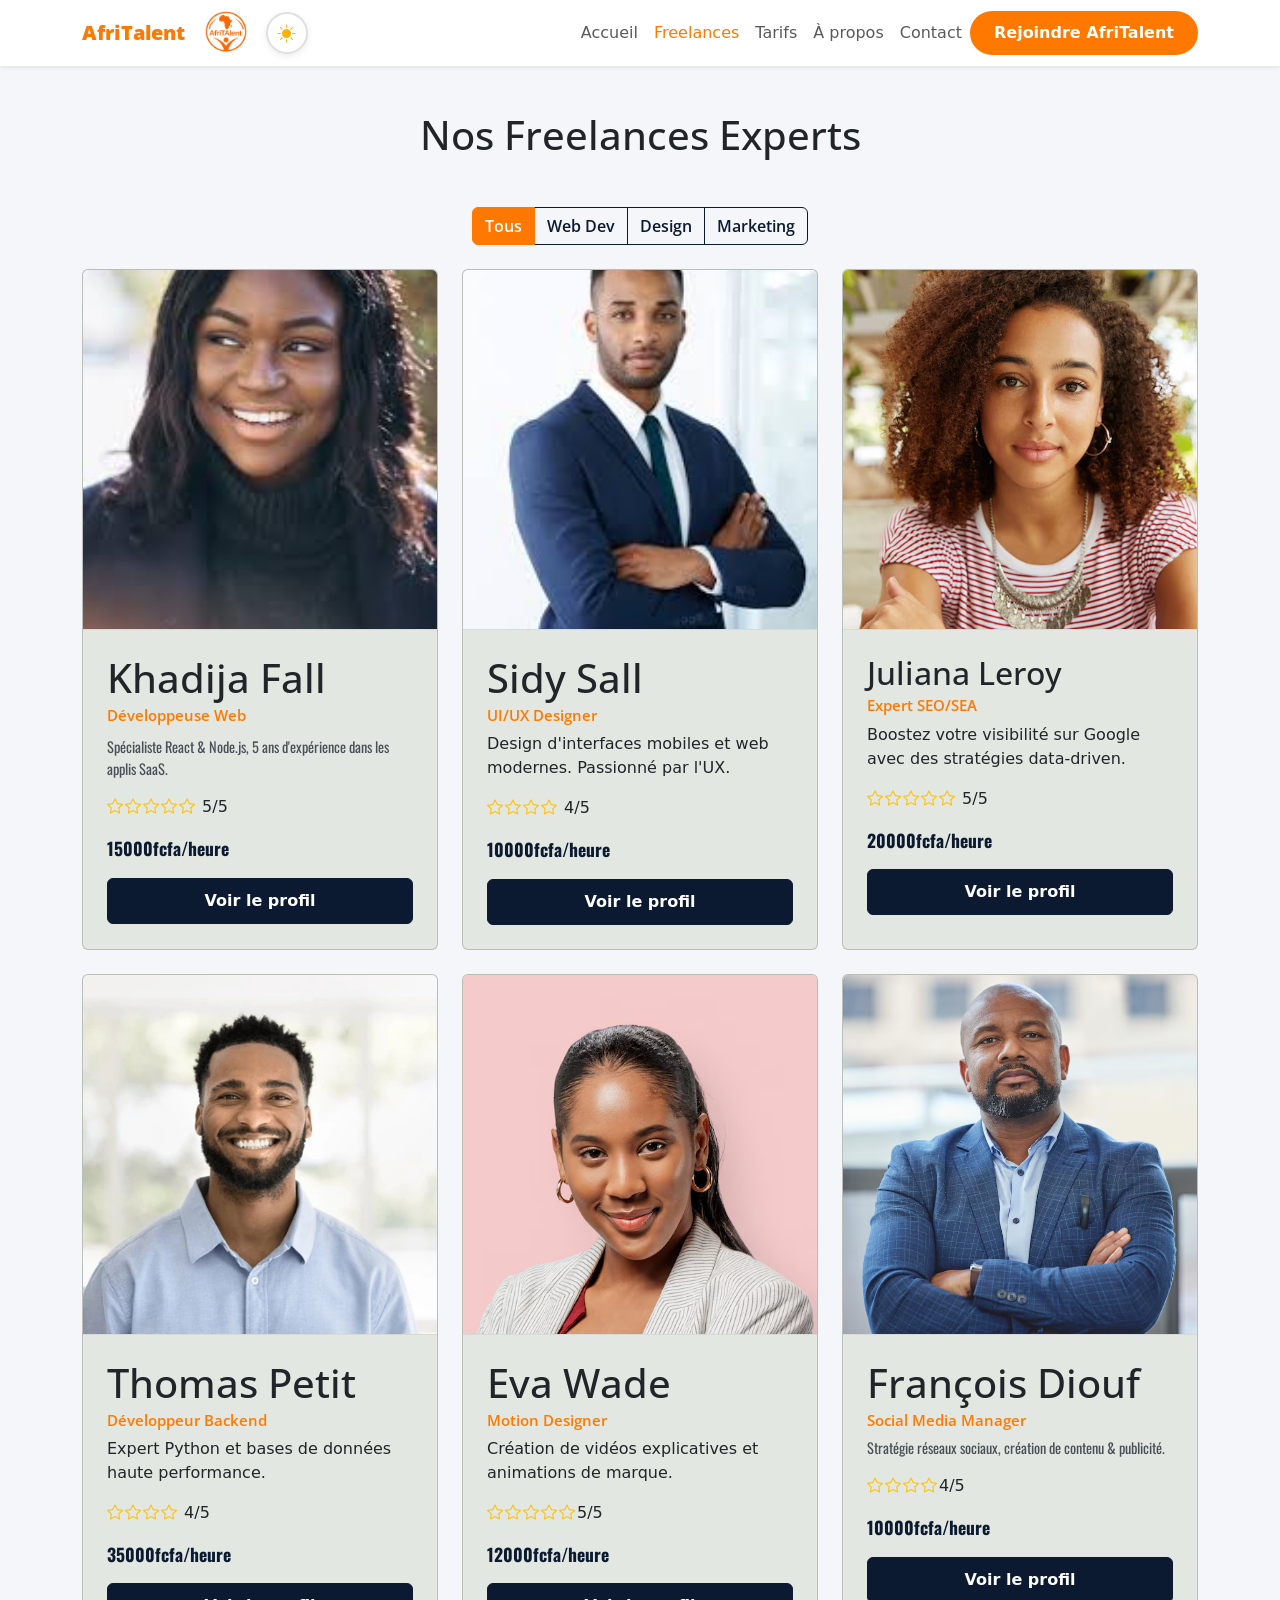
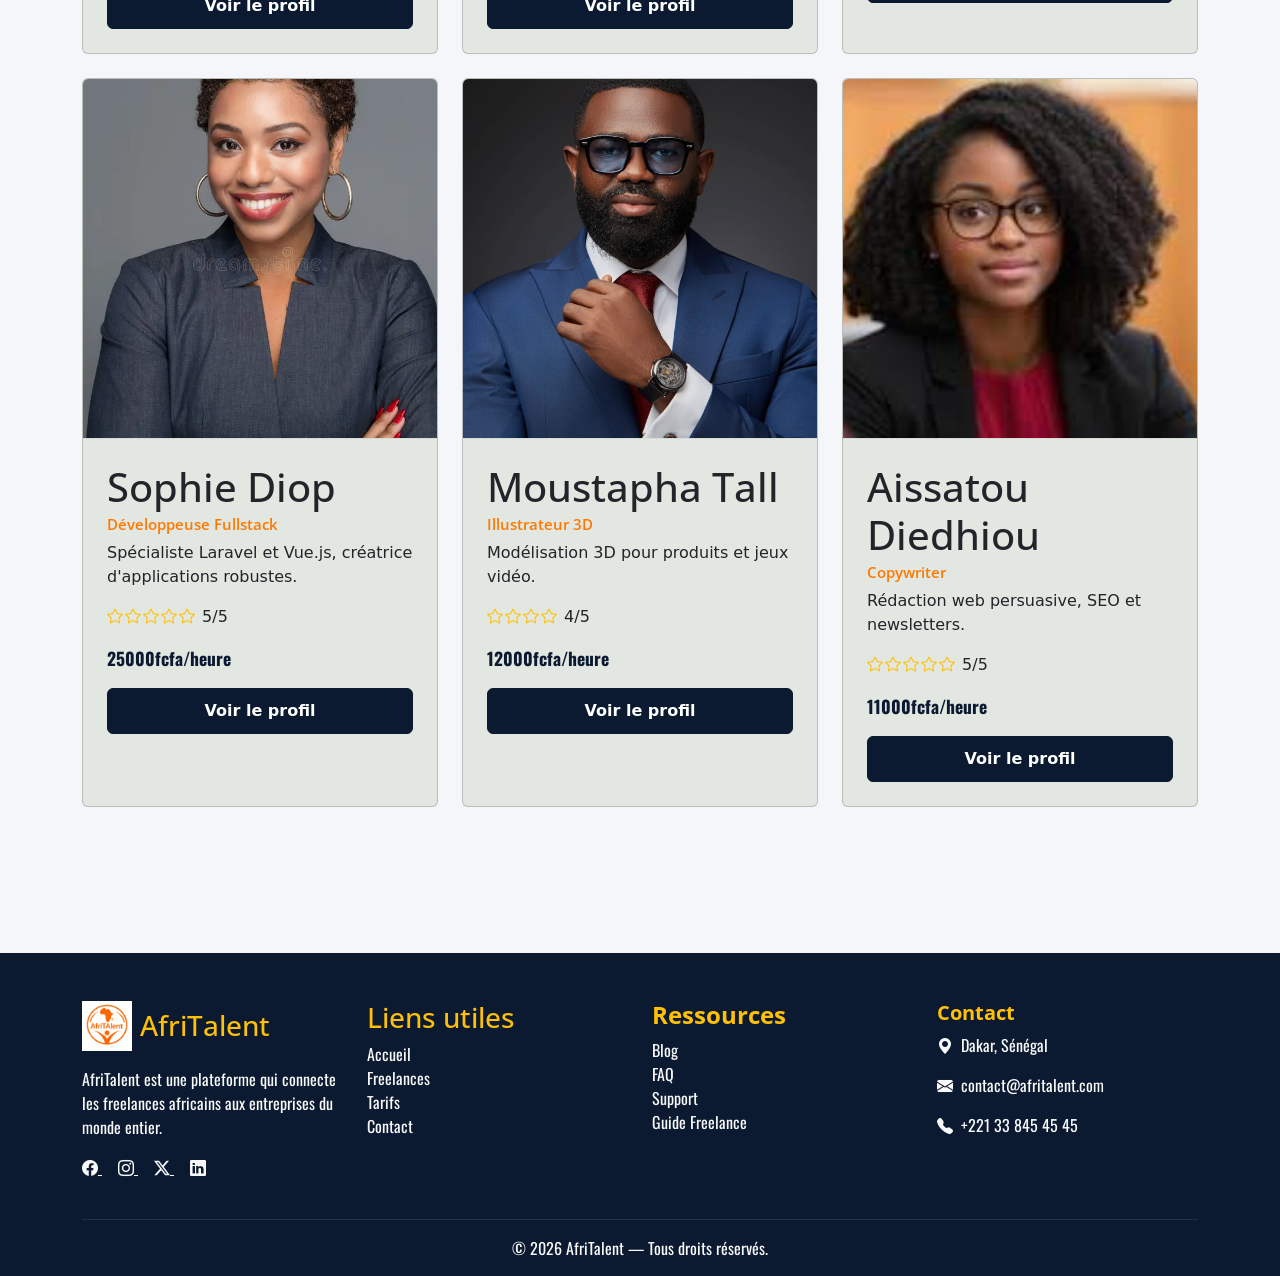
<file: freelance.html>
<!DOCTYPE html>
<html lang="fr">
<head>
    <meta charset="UTF-8">
    <meta name="viewport" content="width=device-width, initial-scale=1.0">
    <title>AfriTalent-Freelance</title>
    <link rel="stylesheet" href="css/style.css" type="text/css">
    <link rel="stylesheet" href="https://cdn.jsdelivr.net/npm/bootstrap@5.3.8/dist/css/bootstrap.min.css">
    <link rel="stylesheet" href="https://cdn.jsdelivr.net/npm/bootstrap-icons@1.11.3/font/bootstrap-icons.min.css">
</head>
<body>

    <!-- HEADER / NAVBAR -->
<nav class="navbar navbar-expand-lg navbar-light  fixed-top shadow-sm" id="mainNavbar">
  <div class="container">

    <!-- Logo -->
    <a class="navbar-brand" href="index.html">
      AfriTalent
    </a>
    <img src="images/logo.jpg" alt=" " height="50" width="50">
    <button id="theme-toggle" class="btn-mode-visuel" aria-label="Changer de thème">
      <i class="bi bi-sun-fill icon-theme"></i>
    </button>
    <!-- Bouton menu mobile -->
    <button class="navbar-toggler" type="button" data-bs-toggle="collapse" data-bs-target="#menuNavbar">
      <span class="navbar-toggler-icon"></span>
    </button>

    <!-- Liens -->
    <div class="collapse navbar-collapse" id="menuNavbar"> 
      <ul class="navbar-nav ms-auto mb-2 mb-lg-0">

        <li class="nav-item">
          <a class="nav-link " href="index.html">Accueil</a>
        </li>
        <li class="nav-item">
          <a class="nav-link active" href="freelance.html">Freelances</a>
        </li>

        <li class="nav-item">
          <a class="nav-link" href="tarifs.html">Tarifs</a>
        </li>

        <li class="nav-item">
          <a class="nav-link" href="about.html">À propos</a>
        </li>

        <li class="nav-item">
          <a class="nav-link" href="contact.html">Contact</a>
        </li>

      </ul>

      <!-- Bouton CTA -->
      <a href="index.html" class="btn-afri">
        Rejoindre AfriTalent
      </a>
    </div>
  </div>
</nav>
<main>
            <!-- SECTION FREELANCE -->
  <section class="freelance-section py-5">
    <div class="container my-5">
    <h1 class="text-center mb-5">Nos Freelances Experts</h1>

    <!-- Barre de filtres -->
    <div class="row mb-4">
        <div class="col-12 text-center">
            <div class="btn-group" role="group" aria-label="Filtres de catégories">
                <button type="button" class="btn btn-outline-primary active" data-filter="all">Tous</button>
                <button type="button" class="btn btn-outline-primary" data-filter="web">Web Dev</button>
                <button type="button" class="btn btn-outline-primary" data-filter="design">Design</button>
                <button type="button" class="btn btn-outline-primary" data-filter="marketing">Marketing</button>
            </div>
        </div>
    </div>
            <!-- Grille de profils -->
    <div class="row g-4" id="freelance-grid">
        
        <!-- Freelance 1 -->
        <div class="col-12 col-md-6 col-lg-4 freelance-card" data-category="web">
            <div class="card h-100 profile-card">
                <img src="images/khadija-image.jpg" class="card-img-top" alt="Photo Sophie">
                <div class="card-body">
                    <h1>Khadija Fall</h1>
                    <h2 class="card-subtitle">Développeuse Web</h2>
                    <p class="card-text">Spécialiste React & Node.js, 5 ans d'expérience dans les applis SaaS.</p>
                    <div class="mb-2"><span class="star"><i class="bi bi-star"></i><i class="bi bi-star"></i><i class="bi bi-star"></i><i class="bi bi-star"></i><i class="bi bi-star"></i></span> 5/5</div>
                    <p class="card-text fw-bold">15000fcfa/heure</p>
                    <a href="#" class="btn btn-primary w-100">Voir le profil</a>
                </div>
            </div>
        </div>

        <!-- Freelance 2 -->
        <div class="col-12 col-md-6 col-lg-4 freelance-card" data-category="design">
            <div class="card h-100 profile-card">
                <img src="images/sidi-images.jpg" class="card-img-top" alt="Photo Marc">
                <div class="card-body">
                    <h1>Sidy Sall</h1>
                    <h2 class="card-subtitle mb-2 text-muted">UI/UX Designer</h2>
                    <p>Design d'interfaces mobiles et web modernes. Passionné par l'UX.</p>
                    <div class="mb-2"><span class="star"><i class="bi bi-star"></i><i class="bi bi-star"></i><i class="bi bi-star"></i><i class="bi bi-star"></i></span> 4/5</div>
                    <p class="card-text fw-bold">10000fcfa/heure</p>
                    <a href="#" class="btn btn-primary w-100">Voir le profil</a>
                </div>
            </div>
        </div>

        <!-- Freelance 3 -->
        <div class="col-12 col-md-6 col-lg-4 freelance-card" data-category="marketing">
            <div class="card h-100 profile-card">
                <img src="images/julianna-img.jpg" class="card-img-top" alt="Photo Julie">
                <div class="card-body">
                    <h2>Juliana Leroy</h2>
                    <h3 class="card-subtitle mb-2 text-muted">Expert SEO/SEA</h3>
                    <p>Boostez votre visibilité sur Google avec des stratégies data-driven.</p>
                    <div class="mb-2"><span class="star"><i class="bi bi-star"></i><i class="bi bi-star"></i><i class="bi bi-star"></i><i class="bi bi-star"></i><i class="bi bi-star"></i></span> 5/5</div>
                    <p class="card-text fw-bold">20000fcfa/heure</p>
                    <a href="#" class="btn btn-primary w-100">Voir le profil</a>
                </div>
                </div>
        </div>
          <div class="col-12 col-md-6 col-lg-4 freelance-card" data-category="web">
            <div class="card h-100 profile-card">
                <img src="images/thomas-image.jpg" class="card-img-top" alt="Photo Tom">
                <div class="card-body">
                    <h1>Thomas Petit</h1>
                    <h2 class="card-subtitle mb-2 text-muted">Développeur Backend</h2>
                    <p>Expert Python et bases de données haute performance.</p>
                    <div class="mb-2"><span class="star"><i class="bi bi-star"></i><i class="bi bi-star"></i><i class="bi bi-star"></i><i class="bi bi-star"></i></span> 4/5</div>
                    <p class="card-text fw-bold">35000fcfa/heure</p>
                    <a href="#" class="btn btn-primary w-100">Voir le profil</a>
                </div>
            </div>
        </div>
        <div class="col-12 col-md-6 col-lg-4 freelance-card" data-category="design">
            <div class="card h-100 profile-card">
                <img src="images/eva-image.jpg" class="card-img-top" alt="Photo Emma">
                <div class="card-body">
                    <h1>Eva Wade</h1>
                    <h2 class="card-subtitle mb-2 text-muted">Motion Designer</h2>
                    <p>Création de vidéos explicatives et animations de marque.</p>
                    <div class="mb-2"><span class="star"><i class="bi bi-star"></i><i class="bi bi-star"></i><i class="bi bi-star"></i><i class="bi bi-star"></i><i class="bi bi-star"></i></span>5/5</div> 
                    <p class="card-text fw-bold">12000fcfa/heure</p>
                    <a href="#" class="btn btn-primary w-100">Voir le profil</a>
                </div>
            </div>
        </div>
        <div class="col-12 col-md-6 col-lg-4 freelance-card" data-category="marketing">
            <div class="card h-100 profile-card">
                <img src="images/françois-image.jpg" class="card-img-top" alt="Photo Lucas">
                <div class="card-body">
                    <h1>François Diouf</h1>
                    <h2 class="card-subtitle mb-2 text-muted">Social Media Manager</h2>
                    <p class="card-text">Stratégie réseaux sociaux, création de contenu & publicité.</p>
                    <div class="mb-2"><span class="star"><i class="bi bi-star"></i><i class="bi bi-star"></i><i class="bi bi-star"></i><i class="bi bi-star"></i></span>4/5</div>
                    <p class="card-text fw-bold">10000fcfa/heure</p>
                    <a href="#" class="btn btn-primary w-100">Voir le profil</a>
                </div>
            </div>
        </div>
        <div class="col-12 col-md-6 col-lg-4 freelance-card" data-category="web">
            <div class="card h-100 profile-card">
                <img src="images/sophie-image.jpg" class="card-img-top" alt="Photo Chloé">
                <div class="card-body">
                    <h1>Sophie Diop</h1>
                    <h2 class="card-subtitle mb-2 text-muted">Développeuse Fullstack</h2>
                     <p>Spécialiste Laravel et Vue.js, créatrice d'applications robustes.</p>
                    <div class="mb-2"><span class="star"><i class="bi bi-star"></i><i class="bi bi-star"></i><i class="bi bi-star"></i><i class="bi bi-star"></i><i class="bi bi-star"></i></span> 5/5</div>
                    <p class="card-text fw-bold">25000fcfa/heure</p>
                    <a href="#" class="btn btn-primary w-100">Voir le profil</a>
                </div>
            </div>
        </div>
        <div class="col-12 col-md-6 col-lg-4 freelance-card" data-category="design">
            <div class="card h-100 profile-card">
                <img src="images/moustapha-image.jpg" class="card-img-top" alt="Photo Hugo">
                <div class="card-body">
                    <h1>Moustapha Tall</h1>
                    <h2 class="card-subtitle mb-2 text-muted">Illustrateur 3D</h2>
                    <p>Modélisation 3D pour produits et jeux vidéo.</p>
                    <div class="mb-2"><span class="star"><i class="bi bi-star"></i><i class="bi bi-star"></i><i class="bi bi-star"></i><i class="bi bi-star"></i></span> 4/5</div>
                    <p class="card-text fw-bold">12000fcfa/heure</p>
                    <a href="#" class="btn btn-primary w-100">Voir le profil</a>
                </div>
            </div>
        </div>
        <div class="col-12 col-md-6 col-lg-4 freelance-card" data-category="marketing">
            <div class="card h-100 profile-card">
                <img src="images/Aissatou-image.jpg" class="card-img-top" alt="Photo Eva">
                <div class="card-body">
                    <h1>Aissatou Diedhiou</h1>
                    <h2 class="card-subtitle mb-2 text-muted">Copywriter</h2>
                    <p>Rédaction web persuasive, SEO et newsletters.</p>
                    <div class="mb-2"><span class="star"><i class="bi bi-star"></i><i class="bi bi-star"></i><i class="bi bi-star"></i><i class="bi bi-star"></i><i class="bi bi-star"></i></span> 5/5</div>
                    <p class="card-text fw-bold">11000fcfa/heure</p>
                    <a href="#" class="btn btn-primary w-100">Voir le profil</a>
                </div>
            </div>
        </div>

    </div>
</div>
</section>

    </main>
       <!-- FOOTER -->
<footer class="text-light pt-5 pb-3">
  <div class="container">
    <div class="row">

      <!-- Colonne 1 -->
      <div class="col-md-3 mb-4">
        <div class="d-flex align-items-center mb-3">
          <img src="images/logo.jpg" alt="Logo AfriTalent" width="50" class="me-2">
          <h3 class="mb-0 text-warning">AfriTalent</h3>
        </div>

        <p>
          AfriTalent est une plateforme qui connecte les freelances africains
          aux entreprises du monde entier.
        </p>

        <!-- Réseaux sociaux -->
        <div class="social-icons">
          <a href="https://facebook.com" class="text-light me-3">
            <i class="bi bi-facebook"></i>
          </a>

          <a href="https://instagram.com" class="text-light me-3">
            <i class="bi bi-instagram"></i>
          </a>

          <a href="https://twitter.com" class="text-light me-3">
            <i class="bi bi-twitter-x"></i>
          </a>

          <a href="https://linkedin.com" class="text-light">
            <i class="bi bi-linkedin"></i>
          </a>
        </div>
      </div>

      <!-- Colonne 2 -->
      <div class="col-md-3 mb-4">
        <h3 class="text-warning">Liens utiles</h3>

        <ul class="list-unstyled">
          <li><a href="index.html" class="text-light text-decoration-none">Accueil</a></li>
          <li><a href="freelance.html" class="text-light text-decoration-none">Freelances</a></li>
          <li><a href="tarifs.html" class="text-light text-decoration-none">Tarifs</a></li>
          <li><a href="contact.html" class="text-light text-decoration-none">Contact</a></li>
        </ul>
      </div>

      <!-- Colonne 3 -->
      <div class="col-md-3 mb-4">
        <h4 class="text-warning">Ressources</h4>

        <ul class="list-unstyled">
          <li><a href="tarifs.html" class="text-light text-decoration-none">Blog</a></li>
          <li><a href="tarifs.html" class="text-light text-decoration-none">FAQ</a></li>
          <li><a href="contact.html" class="text-light text-decoration-none">Support</a></li>
          <li><a href="freelance.html" class="text-light text-decoration-none">Guide Freelance</a></li>
        </ul>
      </div>

      <!-- Colonne 4 -->
      <div class="col-md-3 mb-4">
        <h5 class="text-warning">Contact</h5>

        <p><i class="bi bi-geo-alt-fill me-2"></i>Dakar, Sénégal</p>

        <p><i class="bi bi-envelope-fill me-2"></i>contact@afritalent.com</p>

        <p><i class="bi bi-telephone-fill me-2"></i>+221 33 845 45 45 </p>
      </div>

    </div>

    <!-- Ligne séparation -->
    <hr class="border-secondary">

    <!-- Copyright -->
    <div class="text-center">
      <p class="mb-0">
        © <span id="year"></span> AfriTalent — Tous droits réservés.
      </p>
    </div>
  </div>
</footer>


<!-- Script année dynamique -->
<script>
  document.getElementById("year").textContent =
  new Date().getFullYear();
</script>
<button id="back-to-top" aria-label="Retour en haut">🔝</button>
        
    <script src="https://cdn.jsdelivr.net/npm/bootstrap@5.3.8/dist/js/bootstrap.bundle.min.js"></script> 
    <script src="js/main.js"></script>
</body>
</html>
</file>
<file: css/style.css>
@import url('https://fonts.googleapis.com/css2?family=Open+Sans:wght@400;700;800&family=Oswald:wght@400;500;700&display=swap');

        /* +6 variables */
:root {
    --primary-color:#ff7900;
     --primary-dark:#1e2229; 
    --accent-color:#0b1a30;
    --bg-light:#ffffff;
    --text-dark:#fcfbfa;
    --text-muted: #687182;
    /* Police */
  --font-headings:'Open sans',sans-serif;
  --font-body:'Oswald',sans-serif;
    /* Espacement */
--spacing-section:80px;
--border-raduis-sm:8px;
--border-raduis-lg:16px;

}
                /* Reset     */
*,*::before,*::after {
 box-sizing:border-box;
 margin: 0;
 padding: 0;
}
        /* Base */
body {
    font-family: var(--font-body);
    color: var(--text-dark);
    background-color: #ffffff;
    line-height: 1.6;
    overflow-x: hidden;
}
        /* Police aux  Titres */
h1,h2,h3,h4,h5,h6 {
    font-family: var(--font-headings);
    color: var(--text-dark);
     font-weight:700 ;
}
        /* Barre de navigation */
#mainNavbar { 
    background-color:white;
    backdrop-filter: blur(8px);
    transition:all 0.3s ease;
}
        /* logo et de l'image */
.navbar-brand-container {
    display: flex;
    align-items: center;
    gap: 10px;
}
.navbar-brand {
    font-family: var(--font-headings);
    font-weight: 800;
    color: var(--primary-color) !important;  
    font-size: 1.5rem;
}
        /* image */
#mainNavbar img {
    border-radius: var(--border-radius-sm);
    object-fit: cover;
}
    /* Alignement et style du liens de navigation */
#mainNavar .nav-link {
    color: var(--text-dark) !important;
    font-weight: 500;
    padding: 0.5rem 1rem !important;
    transition: color 0.2s ease;
    font-size: 500;
}
#mainNavbar .nav-link:hover,
#mainNavbar .nav-link.active {
    color: var(--primary-color) !important;
}
        /* Bouton AfriTalent */
.btn-afri {
    background-color: var(--primary-color);
    color: #ffffff;
    padding: 10px 24px;
    border-radius: 50px;
    text-decoration: none;
    font-weight: 600;
    display:inline-block;
    transition: all 0.2s ease;
}
.btn-afri:hover {
    background-color: var(--primary-dark);
    box-shadow:0 4px 12px rgba(13, 110, 253, 0.25);
    transform: translateY(-1px);
}
 
                /* SECTION HERO */
#hero {
  padding: 100px 0 50px 0;
  background-color: var(--accent-color);  
  text-align: center;
  background-image:linear-gradient(rgba(0, 0, 0, 0.6), rgba(0, 0, 0, 0.6)), url(https://images.unsplash.com/photo-1625838144804-300f3907c110?w=500&auto=format&fit=crop&q=60&ixlib=rb-4.1.0&ixid=M3wxMjA3fDB8MHxzZWFyY2h8MTA1fHxJTUFHRSUyMFVOJTIwUEVVJTIwRkxPVUUlMjBwb3VyJTIwZm9uZCUyMGFwcGxpY2F0aW9uJTIwcXVpJTIwbW9udHJlJTIwdW4lMjBkZXZlbG9wcGV1cnxlbnwwfHwwfHx8MA%3D%3D);
  background-size: cover !important;
  background-position: center !important;
  background-repeat: no-repeat !important;
  
}
#hero h1 {
  font-family: var(--font-headings);
  font-size: 3rem;
  font-weight:800;
  color: var(--primary-color);
  margin-top: 15px;
}
#hero h1 + p {
  font-family: var(--font-body);
  font-size: 1.25rem;
  color: var(--text-dark);
  margin-bottom: 30px;
}
#hero .btn-light {
  font-family:var(--font-body);
  font-weight:600 ;
  padding: 12px 26px;
  margin:5px 10px;
  border-radius:var(--border-radius-sm);
  text-decoration: none;
  display: inline-block;
  transition: transform 0.2s ease;
}
      /* Bouton1 */
#hero .btn-light:first-of-type {
  background-color: var(--primary-color);
  color: white !important;
}
#hero .btn-light:first-of-type:hover {
  background-color: var(--primary-dark);
  transform: translateY(-2px);   
}
    /* BOUTON2 */
#hero .btn-light:last-of-type {
  background-color: transparent;
  color:var(--text-dark) !important;
  border: 2px solid var(--accent-color);
}

  
#hero .btn-light:last-of-type:hover {
  background-color: var(--accent-color);
  color: white !important;
  transform: translateY(-2px);
}
#hero .stats {
  padding-top: 30px;
  margin-top: 40px;
  display: flex;
  justify-content: center;
  gap: 40px;
  flex-wrap: wrap;
}
#hero .stats  div {
  font-family: var(--font-body);
  font-size: 0.9rem;
  color: var(--text-muted);
  text-transform:uppercase ;
}
#hero .counter {
  display: block;
  font-family: var(--font-headings);
  font-size: 2.5rem;
  font-weight: 800;
  color: var(--primary-color);
}

      /* BENTO GRID ET SERVICES */
.text {
  text-align: center;
}

.grid.bento > .grid {
  display: grid;
  grid-template-columns: repeat(3, 1fr);
  gap: 20px;
  padding: 30px 0;
}
  /* STYLE POUR TOUTES LES CARTES */
.grid.bento  .grid  div {
  background: var(--accent-color);
  padding: 25px;
  border-radius: var(--border-radius-lg);
  border: 1px solid rgba(0, 0, 0, 0.05);
  transition: transform 0.2s ease,box-shadow0.2s ease;
}
        /* ASYMETRIE */
.grid.bento  .grid  div:nth-child(1){grid-row: span 2 ; }
.grid.bento  .grid  div:nth-child(4){grid-column: span 2 ; }
    /* EFFET HOVER SUR LE BENTO */
.grid.bento  .grid  div:hover {
  transform: translateY(-4px);
  box-shadow: 0 10px 20px rgba(0, 0, 0, 0.05);
}
    /* STYLE DES ICONS ET TEXTE */
.grid.bento .icon i { color: var(--primary-color); font-size: 1.3rem; }
.grid.bento h3 { color: var(--primary-color); margin: 10px 0; }
.grid.bento p { font-size: 0.95rem; color: var(--bg-light); }

        /* CATEGORIES DE SERVICES */

.services {
  background-color: var(--primary-color);
  padding: 60px 0;
}

/* Style des cartes  */
.services .border-start {
  background-color: #ffffff !important;
  border-left-color: var(--accent-color) !important; 
  border-radius: var(--border-radius-sm);
  transition: transform 0.3s ease, box-shadow 0.3s ease, border-left-color 0.3s ease;
}

/* Style du titre de la catégorie  */
.services .border-start  div:first-of-type {
  font-family: var(--font-headings);
  font-size: 1.2rem;
  font-weight: 700;
  color: var(--accent-color);
  margin-bottom: 8px;
  display: flex;
  justify-content: space-between;
  align-items: center;
}

/* Style de l'icône Bootstrap */
.services .border-start i {
  color: var(--primary-color);
  font-size: 1.3rem;
  transition: transform 0.3s ease;
}

/* Style du texte du nombre de freelances */
.services .border-start p {
  font-family: var(--font-body);
  font-size: 0.9rem;
  color: var(--text-muted) !important;
}


   /* LES 3 EFFETS AU SURVOL EXIGÉS (HOVER) */
  
.services .border-start:hover {
  transform: translateY(-5px); 
  box-shadow: 0 12px 24px rgba(0, 0, 0, 0.08) !important;
  border-left-color: var(--primary-color) !important; 
}

/*  animation de l'icône au survol de la carte */
.services .border-start:hover i {
  transform: scale(1.15);
}
            /* CAROUSEL TEMOIGNAGE */
.temoignage {
  padding: 50px 0;
  background-color: var(--bg-light);
  text-align: center;
  margin-top: 50px;
  margin-bottom: 50px;
}
    /* LARGEUR DU CAROUSEL */
.temoignage .carousel {
  max-width: 1000px;
  margin: 0 auto;
  border-radius: var(--border-radius-lg);
  overflow: hidden;
  box-shadow: 0 10px 25px rgba(0, 0, 0, 0.05);
}
      /* Cadrage pour les photos */
.temoignage .carousel-item img {
  height: 600px;
  object-fit: cover;
  filter: brightness(0.5);
}
    /* STYLE DU TEXTE */
.temoignage .carousel-caption {
  display: block !important;
  border-radius: var(--border-raduis-sm);
  padding: 20px;
  bottom: 30px;
  width: 85%;
  margin: 0 auto;
}
      /* STYLE DE LA CITATION */
.temoignage .carousel-caption p:first-of-type {
  font-family: var(--font-body);
  font-size: 1.05rem;
  font-style: italic;
  color: white;
  margin-bottom: 10px;
}
        /* H5 */
.temoignage .carousel-caption h5 {
  font-family: var(--font-body);
  font-size: 1.25rem;
  color: white;
  margin-bottom: 10px;
}
        /* La COULEUR DES ICONS */
.temoignage .carousel-caption h5 i {
  color: #ffc107 !important;
  margin-left: 2px;
}
      /* PARAGRAPGHE ROLE */
.temoignage .carousel-caption p:last-of-type {
  font-family: var(--font-body);
  font-size: 0.85rem;
  color: var(--primary-color);
  font-weight: 600;
  text-transform: uppercase;
  letter-spacing: 0.5px;
}

 /* CTA */
section.CTA.text {
  padding: 60px 20px;
  background: var(--accent-color); 
  text-align: center;
  margin-bottom: 50px;
}
section.CTA.text h2 {
  font-family: var(--font-headings);
  font-size: 2.2rem;
  color: white;
  margin-bottom: 10px;
}
section.CTA.text p {
  font-family: var(--font-body);
  color: var(--text-muted);
  margin-bottom: 25px;
}
section.CTA.text a {
  font-family: var(--font-body);
  background-color: var(--primary-color); 
  color: white !important;
  padding: 12px 32px;
  border-radius: 50px; 
  text-decoration: none;
  font-weight: 600;
  display: inline-block;
}
section.CTA.text a:hover {
  background-color: var(--text-muted);
}

              /* FOOTER */
footer {
  background-color: var(--accent-color) !important ;
  color: #0b1a30 !important;
  font-family: var(--font-body);
   margin-top: 50px;
}
footer h4, footer h5 {
  font-family: var(--font-headings);
  color: var(--primary-color) ;
  font-weight: 700;
}
footer img {
  border-radius: var(--border-radius-sm);
  object-fit: cover;
}
footer a, footer p {
  transition: var(--primary-color) 0.2s ease ;
 
  
}
      /* EFFET DE SURVOLS */
footer a:hover, footer .social-icons a:hover {
  color: var(--primary-color) !important;
  
}
footer hr {
  border-color: var(--primary-color) !important;
}

            /* PAGE FREELANCES */
/*  boutons de filtre */
.btn-group .btn-outline-primary {
  color: var(--accent-color, #0b1a30);
  border-color: var(--accent-color, #0b1a30);
  font-family: var(--font-headings);
  font-weight: 600;
  transition: all 0.2s ease; 
}

/* Changement de couleur au passage de la souris (Hover) */
.btn-group .btn-outline-primary:hover {
  background-color: var(--primary-color, #ff7900) !important;
  border-color: var(--primary-color, #ff7900) !important;
  color: #ffffff !important; 
}

/* Couleur du bouton qui reste actif/sélectionné */
.btn-group .btn-outline-primary.active {
  background-color: var(--primary-color, #ff7900) !important;
  border-color: var(--primary-color, #ff7900) !important;
  color: #ffffff !important;
}

/* GRILLE DES PROFILS FREELANCES */
.profile-card {
    background-color: #e2e7e1  !important;
    border: 1px solid rgba(0, 0, 0, 0.08);
    border-radius: var(--border-radius-lg, 12px);
    overflow: hidden;
    transition: transform 0.3s ease, box-shadow 0.3s ease;
}  
/*  images de profil */
 .profile-card .card-img-top {
    height: 360px; 
    object-fit: cover; 
    border-bottom: 1px solid rgba(0, 0, 0, 0.05);
} 
 /* 3. Typographie à l'intérieur des cartes */
 .profile-card .card-body {
    padding: 1.5rem;
} 

 .profile-card h5 {
    color: var(--accent-color, #0b1a30);
    font-family: var(--font-headings);
    font-size: 1.25rem;
    margin-bottom: 0.25rem;
} 

 .profile-card .card-subtitle {
    color: var(--primary-color, #ff7900) !important;
    font-weight: 600;
    font-size: 0.95rem;
    margin-bottom: 0.75rem;
} 

 .profile-card .card-text {
    font-family: var(--font-body);
    font-size: 0.9rem;
    color: #495057;
} 

/* 4. Style des étoiles et tarifs */
.profile-card .star i {
    color: #ffc107;
    margin-right: 2px;
}

.profile-card .fw-bold {
    color: var(--accent-color, #0b1a30);
    font-size: 1.1rem;
    margin-top: 1rem;
}

/*  Bouton personnalisé */
.profile-card .btn-primary {
    background-color: var(--accent-color, #0b1a30);
    border-color: var(--accent-color, #0b1a30);
    font-weight: 600;
    padding: 10px;
    border-radius: var(--border-radius-sm, 6px);
    transition: background-color 0.2s ease;
}

.profile-card .btn-primary:hover {
    background-color: var(--primary-color, #ff7900);
    border-color: var(--primary-color, #ff7900);
}


   /* EFFETS AU SURVOL (HOVER EXIGÉ) */
  
.profile-card:hover {
    transform: translateY(-6px);
    box-shadow: 0 15px 30px rgba(11, 26, 48, 0.12); 
    border-color: rgba(255, 121, 0, 0.3); 
}

            /* PAGE TARIFS  */

body {
  padding-top: 15px !important; 
}
.pricing-section {
  background-color:#ffffff; 
  padding-top: 150px !important; 
  padding-bottom: 60px;
  margin-bottom: 50px;
  scroll-margin-top: 90px; 
}

/* Base de vos cartes */
.pricing-card {
  background-color: var(--accent-color) !important;
  border: 1px solid rgba(11, 26, 48, 0.04) !important;
  border-radius: 20px !important; 
  box-shadow: 0 10px 30px rgba(11, 26, 48, 0.03) !important; 
  transition: all 0.3s cubic-bezier(0.4, 0, 0.2, 1);
}

/* En-tête  */
.card-header-custom { 
  padding: 30px 24px 10px 24px;
  background: var(--text-dark) !important;
  border: none;
}
.card-header-custom h2 {
  font-family: var(--font-headings);
  color: var(--primary-color);
  font-size: 1.5rem;
  font-weight: 700;
}

.card-body-custom { padding: 10px 30px 35px 30px; }

/* Montant des offres */
.card-Montant {
  font-family: var(--font-headings);
  color: var(--primary-color);
  font-size: 2.3rem;
  font-weight: 800;
}
.card-Montant .text-G { font-size: 0.95rem; color: var(--text-muted); }

/* Liste des options */
.feature-list li {
  font-family: var(--font-body);
  font-size: 1rem;
  padding: 10px 0;
  color:whitesmoke;
  display: flex;
  align-items: center;
  gap: 12px;
}

.fa-check, .fa-circle-check {
  color: #28a745; 
}

.fa-xmark, .fa-circle-xmark {
  color: #dc3545; 
}


/* Boutons standards */
.btn-outline-custom, .btn-afri-submit {
  border-radius: 50px !important; 
  padding: 12px 24px;
  font-weight: 600;
  font-size: 0.95rem;
  transition: all 0.23s ease;
}
.btn-outline-custom {
  color: var(--accent-color);
  border: 1px solid var(--text-muted);
  background: transparent;
}

/* LA MISE EN AVANT DU PLAN PRO (RECOMMANDÉ) */
.pricing-card.featured {
  position: relative;
  box-shadow: 0 20px 40px rgba(11, 26, 48, 0.06) !important;
}
/* Ajoute une belle ligne supérieure orange lumineuse */
.pricing-card.featured::before {
  content: "";
  position: absolute;
  top: 0; left: 0; right: 0; height: 5px;
  background: var(--primary-color, #ff7900);
  border-radius: 20px 20px 0 0;
}
.badge-popular {
  font-size: 0.75rem; background: rgba(255, 121, 0, 0.1);
  color: var(--accent-color); padding: 4px 12px; border-radius: 50px;
  font-weight: 700; margin-left: 6px;
}
.btn-custom-primary, .btn-afri-submit {
  background: var(--primary-color);
  border: none; border-radius: 50px !important; padding: 12px 24px; font-weight: 600;
}

/*EFFETS AU SURVOL */
.pricing-card:hover {
  transform: translateY(-8px);
  box-shadow: 0 20px 40px rgba(11, 26, 48, 0.08) !important; 
  border-color: rgba(255, 121, 0, 0.2) !important;
}
.btn-outline-custom:hover {
  background-color: var(--primary-color)!important ;
  border-color: var(--accent-color) !important;
  color: #ffffff !important;
}
.btn-custom-primary:hover, .btn-afri-submit:hover {
  background-color: var(--primary-color) !important;
  color:floralwhite !important;
  transform: translateY(-1px);
  box-shadow: 0 5px 15px rgba(13, 110, 253, 0.25);
}
/* SECTION FAQ (ACCORDÉON BOOTSTRAP) */

/* Titre de la FAQ */
.text-Q {
  font-family: var(--font-headings);
  color: var(--primary-color);
  font-weight: 700;
  text-align: center;
  margin-bottom: 30px;
}

/* Style général de l'accordéon */
#accordionFAQ {
  border-radius: var(--border-radius-lg, 12px);
  overflow: hidden;
  box-shadow: 0 4px 15px rgba(0, 0, 0, 0.03);
}

/* Style de chaque élément de l'accordéon */
#accordionFAQ .accordion-item {
  border: 1px solid rgba(0, 0, 0, 0.08);
  margin-bottom: 10px; 
  border-radius: var(--border-radius-sm, 6px) !important;
  overflow: hidden;
}

/* Style des boutons de questions (Fermés) */
#accordionFAQ .accordion-button {
  font-family: var(--font-headings);
  font-weight: 600;
  color: var(--text-dark);
  background-color:var(--accent-color);
  padding: 18px 24px;
  transition: all 0.2s ease;
}


/*  Effet au passage de la souris (Hover) sur la question */
#accordionFAQ .accordion-button:not(.disabled):hover {
  color: var(--primary-color);
  background-color: rgba(255, 121, 0, 0.02);
}

/*  État Ouvert (Quand la question est cliquée) */
#accordionFAQ .accordion-button:not(.collapsed) {
  color: #ffffff !important; 
  background-color: var(--accent-color) !important; 
  box-shadow: none; 
}

/* Changement de couleur de la petite flèche de Bootstrap */
#accordionFAQ .accordion-button::after {
  transition: transform 0.2s ease, filter 0.2s ease;
}

/* Rend la flèche blanche lorsque l'accordéon est ouvert */
#accordionFAQ .accordion-button:not(.collapsed)::after {
  filter: brightness(0) invert(1);
}

/* Corps de la réponse */
#accordionFAQ .accordion-body {
  font-family: var(--font-body);
  font-size: 1rem;
  color: #495057;
  background-color: #ffffff;
  line-height: 1.6;
  padding: 20px 24px;
  border-top: 1px solid rgba(0, 0, 0, 0.05);
}


            /* PAGE A PROPOS(ABOUT) */
/* SECTION NOTRE HISTOIRE (STYLE GLOBAL) */

.histoire-section {
  background-color: var(--bg-light, #ffffff);
  padding: 60px 0;
  
}

/* Titre principal de la section */
.histoire-title {
  font-family: var(--font-headings);
  color: var(--primary-color);
  font-weight: 700;
  font-size: 2.2rem;
}

/* Paragraphes de texte */
.histoire-text {
  font-family: var(--font-body);
  font-size: 1.1rem;
  color: #495057;
  line-height: 1.7;
}

/* Conteneur d'image masqué*/
.histoire-img-container {
  border-radius: var(--border-radius-lg, 12px);
  overflow: hidden;
  box-shadow: 0 10px 30px rgba(11, 26, 48, 0.1);
  
}

/* Image fluide */
.histoire-img-container img {
  width: 100%;
  height: auto;
  display: block;
  transition: transform 0.4s ease; 
  
}

/* EFFET DE SURVOL CSS EXIGÉ (HOVER VISUE) */
.histoire-img-container:hover img {
  transform: scale(1.05);   
}

/* SECTION NOS VALEURS (GRILLE BOOTSTRAP) */

.valeurs-section {
  background-color: rgba(0, 128, 0, 0.363);
  padding: 60px 0;
}

/* Titre principal */
.valeurs-main-title {
  font-family: var(--font-headings);
  color: var(--accent-color, #0b1a30);
  font-weight: 700;
  font-size: 2.2rem;
}

/* Base de chaque bloc de valeur */
.valeur-card {
  background-color: transparent;
  border-radius: var(--border-radius-lg, 12px);
  border: 1px solid transparent;
  transition: background-color 0.3s ease, transform 0.3s ease, border-color 0.3s ease;
}

/* Style de l'icône */
.valeur-icon i {
  color: var(--primary-color, #ff7900);
  font-size: 2.5rem;
  display: inline-block;
  transition: transform 0.3s ease;
}

/* Titres des valeurs (Innovation, Excellence, etc.) */
.valeur-title {
  font-family: var(--font-headings);
  color: var(--accent-color, #0b1a30);
  font-size: 1.3rem;
  font-weight: 700;
}

/* Descriptifs sous les titres */
.valeur-text {
  font-family: var(--font-body);
  font-size: 1rem;
  color: #687182;
  line-height: 1.5;
}

/* EFFET DE SURVOL CSS EXIGÉ (HOVER VISUEL) */
.valeur-card:hover {
  background-color: rgba(255, 121, 0, 0.04); 
  border-color: rgba(255, 121, 0, 0.15);
  transform: translateY(-4px); 
}

/* Animation sur l'icône pendant le survol */
.valeur-card:hover .valeur-icon i {
  transform: scale(1.1); 
}


/* SECTION L'ÉQUIPE */
.team-section {
  background-color:#1e3d59;
  padding: 60px 0;
}

/* Titre de section */
.team-main-title {
  font-family: var(--font-headings);
  color: var(--accent-color, #0b1a30);
  font-weight: 700;
  font-size: 2.2rem;
}

/* Style de base de chaque carte membre */
.team-card {
  background-color: #ffffff !important;
  border: 1px solid rgba(0, 0, 0, 0.06) !important;
  border-radius: var(--border-radius-lg, 16px) !important;
  transition: transform 0.3s ease, box-shadow 0.3s ease, border-color 0.3s ease;
}

/* Uniformisation des avatars (Ronds et bordés) */
.team-avatar {
  width: 100px;
  height: 100px;
  border-radius: 50%;
  object-fit: cover;
  border: 4px solid rgba(255, 121, 0, 0.1); 
  transition: border-color 0.3s ease;
}

/* Noms et Rôles */
.team-name {
  font-family: var(--font-headings);
  color: var(--accent-color, #0b1a30);
  font-size: 1.25rem;
  font-weight: 700;
}

.team-role {
  font-family: var(--font-body);
  color: var(--primary-color, #ff7900); 
  font-weight: 500;
  font-size: 0.95rem;
}

/* Liens réseaux sociaux */
.team-socials a {
  color: var(--text-muted, #687182);
  font-size: 1.2rem;
  transition: color 0.2s ease, transform 0.2s ease;
  display: inline-block;
}

/* Hover individuel sur une icône sociale */
.team-socials a:hover {
  color: var(--accent-color, #0b1a30);
  transform: scale(1.2);
}

/* EFFET DE SURVOL CSS EXIGÉ (HOVER DES CARTES)*/
.team-card:hover {
  transform: translateY(-8px); 
  box-shadow: 0 15px 30px rgba(11, 26, 48, 0.1) !important; 
  border-color: rgba(255, 121, 0, 0.25) !important; 
}

.team-card:hover .team-avatar {
  border-color: var(--primary-color, #ff7900); 
}
/* SECTION CHIFFRES CLÉS (BENTO GRID RESPONSIVE) */

.stats-bento-section {
  background-color: var(--accent-color, #0b1a30); 
  padding: 60px 0;
}

.bento-main-title {
  font-family: var(--font-headings);
  color: #ffffff;
  font-weight: 700;
  font-size: 2.2rem;
}

/* Style commun à tous les pavés du Bento */
.bento-item {
  border-radius: var(--border-radius-lg, 24px);
  box-shadow: 0 8px 20px rgba(0, 0, 0, 0.1);
  transition: transform 0.3s ease, box-shadow 0.3s ease;
  min-height: 140px; 
}

/* Couleurs spécifiques des blocs  */
.item-projets { background-color: #1e3d59; }
.item-pays    { background-color: var(--primary-color, #ff7900); } 
.item-experts { background-color: #17b978; } 
.item-users   { background-color: #438a5e; }

/* Typographie des compteurs */
.stat-counter {
  font-family: var(--font-headings);
  font-size: 3rem;
  font-weight: 800;
  line-height: 1.1;
  margin-bottom: 5px;
}

.text-dark-bento { color: var(--accent-color, #0b1a30) !important; }

/* Libellés sous les chiffres */
.bento-label {
  font-family: var(--font-body);
  text-transform: uppercase;
  letter-spacing: 1px;
  font-size: 0.85rem;
  opacity: 0.9;
}

/* EFFET DE SURVOL CSS EXIGÉ (HOVER) */
.bento-item:hover {
  transform: scale(1.03); 
  box-shadow: 0 15px 30px rgba(0, 0, 0, 0.25);
  z-index: 2;
}
/* Configuration asymétrique des coordonnées de tuiles */
  .item-projets      { grid-column: span 2; }
  .item-satisfaction { grid-column: 4; grid-row: span 2; }
  .item-users        { grid-column: span 2; }

           /* PAGE CONTACT */
body { background-color: #f4f6f9 !important; }

.contact-section {
  background-color: var(--primary-color) !important;
   
}

.contact-section::before {
  content: "";
  display: block;
  height: 100px; 
  width: 100%;
}


.contact-form-wrapper {
  border-radius: var(--border-radius-lg, 16px);
  border: 1px solid rgba(0, 0, 0, 0.05);
}

.text-accent {
  color: var(--accent-color, #0b1a30);
}

/* Design des inputs et selecteurs */
.contact-section .form-control,
.contact-section .form-select {
  padding: 12px 16px;
  font-family: var(--font-body);
  border: 1px solid #ced4da;
  border-radius: var(--border-radius-sm, 8px);
  transition: border-color 0.2s ease, box-shadow 0.2s ease;
}

/* EFFET INTERACTIF AU FOCUS  */
.contact-section .form-control:focus,
.contact-section .form-select:focus {
  border-color: var(--primary-color, #ff7900) !important;
  box-shadow: 0 0 0 0.25rem rgba(255, 121, 0, 0.15) !important;
  outline: 0;
}

/* Messages d'erreurs */
.error-msg {
  font-size: 0.82rem;
  font-weight: 500;
  min-height: 18px;
}

/* Bouton soumission */
.btn-afri-submit {
  background-color: var(--primary-color, #ff7900);
  color: #ffffff;
  border: 2px solid var(--primary-color, #ff7900);
  border-radius: 50px;
  transition: all 0.2s ease;
}

.btn-afri-submit:hover {
  background-color: var(--primary-dark, #1e2229);
  border-color: var(--primary-dark, #1e2229);
  color: #ffffff;
  transform: translateY(-2px);
}

/* Boîtier Coordonnées Droite */
.contact-info-wrapper {
  background-color: var(--accent-color, #0b1a30);
  border-radius: var(--border-radius-lg, 16px);
}

.contact-details-list p {
  font-family: var(--font-body);
  font-size: 1.05rem;
}

.text-orange {
  color: var(--primary-color, #ff7900);
}

/* Rendre l'iframe Google Maps 100% Flexible pour le mobile */
.map-responsive-container {
  border-radius: var(--border-radius-sm, 8px);
  overflow: hidden;
  border: 3px solid rgba(255, 255, 255, 0.1);
}

.map-responsive-container iframe {
  display: block;
}
/* Supprime  tous les contrôles de carrousel */
.carousel-control-prev, 
.carousel-control-next,
.prev, 
.next, 
.arrow-left, 
.arrow-right {
    display: none !important;
    visibility: hidden !important;
    opacity: 0 !important;
}
    /* MEDIA QUERIES */
   /*  ADAPTATION MOBILE   */
@media (max-width: 767px) {
  /*  SUPERPOSITION  DES CONTENEURS PRINCIPAUX */
  .grid, .grid.bento, [class*="tarif"], [class*="marche"] {
    display: block !important;  
    width: 100% !important;     
    padding: 0 15px !important; 
  }
  /*LARGEUR MAXIMALE POUR TOUS LES BLOCS ENFANTS DIRECTS */
  .grid > *, [class*="tarif"] > *, [class*="marche"] > * {
    width: 100% !important;
    max-width: 100% !important;
    margin: 0 0 20px 0 !important; 
  }
  /* SÉCURITÉ POUR LE DEBORDEMENT */
  html, body, img {
    max-width: 100% !important;
    overflow-x: hidden !important; 
  }
}
      /* CSS(commit 6) */
/*  LE MODE SOMBRE POUR TOUTES LES PAGES  */
html[data-theme="dark"], 
[data-theme="dark"] body {
  background-color: #0c0c0e !important; 
}

/* MODE SOMBRE POUR LE NAVBAR */
[data-theme="dark"] #mainNavbar {
  background-color: #16161a !important; 
}
/* CONFIGURATION DU BOUTON (MODE CLAIR) */
.btn-mode-visuel {
  width: 42px;
  height: 42px;
  border-radius: 50%;
  border: 2px solid #e0e0e0;
  background-color: #ffffff;
  display: flex;
  align-items: center;
  justify-content: center;
  cursor: pointer;
  box-shadow: 0 2px 6px rgba(0, 0, 0, 0.08);
  transition: all 0.3s ease;
}

/* AFFICHAGE DU SOLEIL EN MODE CLAIR */
.icon-theme {
  font-size: 18px;
  color: #ffb300 !important; 
  transition: transform 0.4s ease, color 0.3s ease;
}
.btn-mode-visuel:hover {
  background-color: #f0f0f0;
  transform: scale(1.05);
}
/*  CONFIGURATION DU BOUTON (MODE SOMBRE)  */
[data-theme="dark"] .btn-mode-visuel {
  background-color: #222222 !important;
  border-color: #444444 !important;
}

/* LA LUNE EN MODE SOMBRE */
[data-theme="dark"] .icon-theme {
  color: #cccccc !important;
  transform: rotate(360deg);  
}
/*  LA NAVBAR AU SCROLL (Shrink & Ombre) */
#mainNavbar {
  transition: padding 0.3s ease, background-color 0.3s ease, box-shadow 0.3s ease;
}

#mainNavbar.scrolled {
  padding-top: 5px !important;
  padding-bottom: 5px !important;
  box-shadow: 0 4px 12px rgba(0, 0, 0, 0.15) !important;
}

/*  BOUTON RETOUR EN HAUT  */
#back-to-top {
  position: fixed;
  bottom: 25px;
  right: 25px;
  padding: 10px 15px;
  font-size: 18px;
  background-color:black;
  color: white;
  border: 1px solid white;
  border-radius: 50%;
  cursor: pointer;
  z-index: 1050;
  opacity: 0;
  visibility: hidden;
  transition: opacity 0.3s ease, visibility 0.3s ease;
}

#back-to-top.visible {
  opacity: 1;
  visibility: visible;
}
/* Ajoute un espace de 15 pixels à droite du logo */
.navbar-brand + img {
  margin-right: 15px; 
}

          /* FADE IN SECTION  */
.fade-in-section {
  opacity: 0;
  transform: translateY(50px); 
  transition: opacity 0.8s ease-out, transform 0.8s ease-out;
  
}

/* javascript au scroll */
.fade-in-section.is-visible {
  opacity: 1;
  transform: translateY(0);
}
</file>
